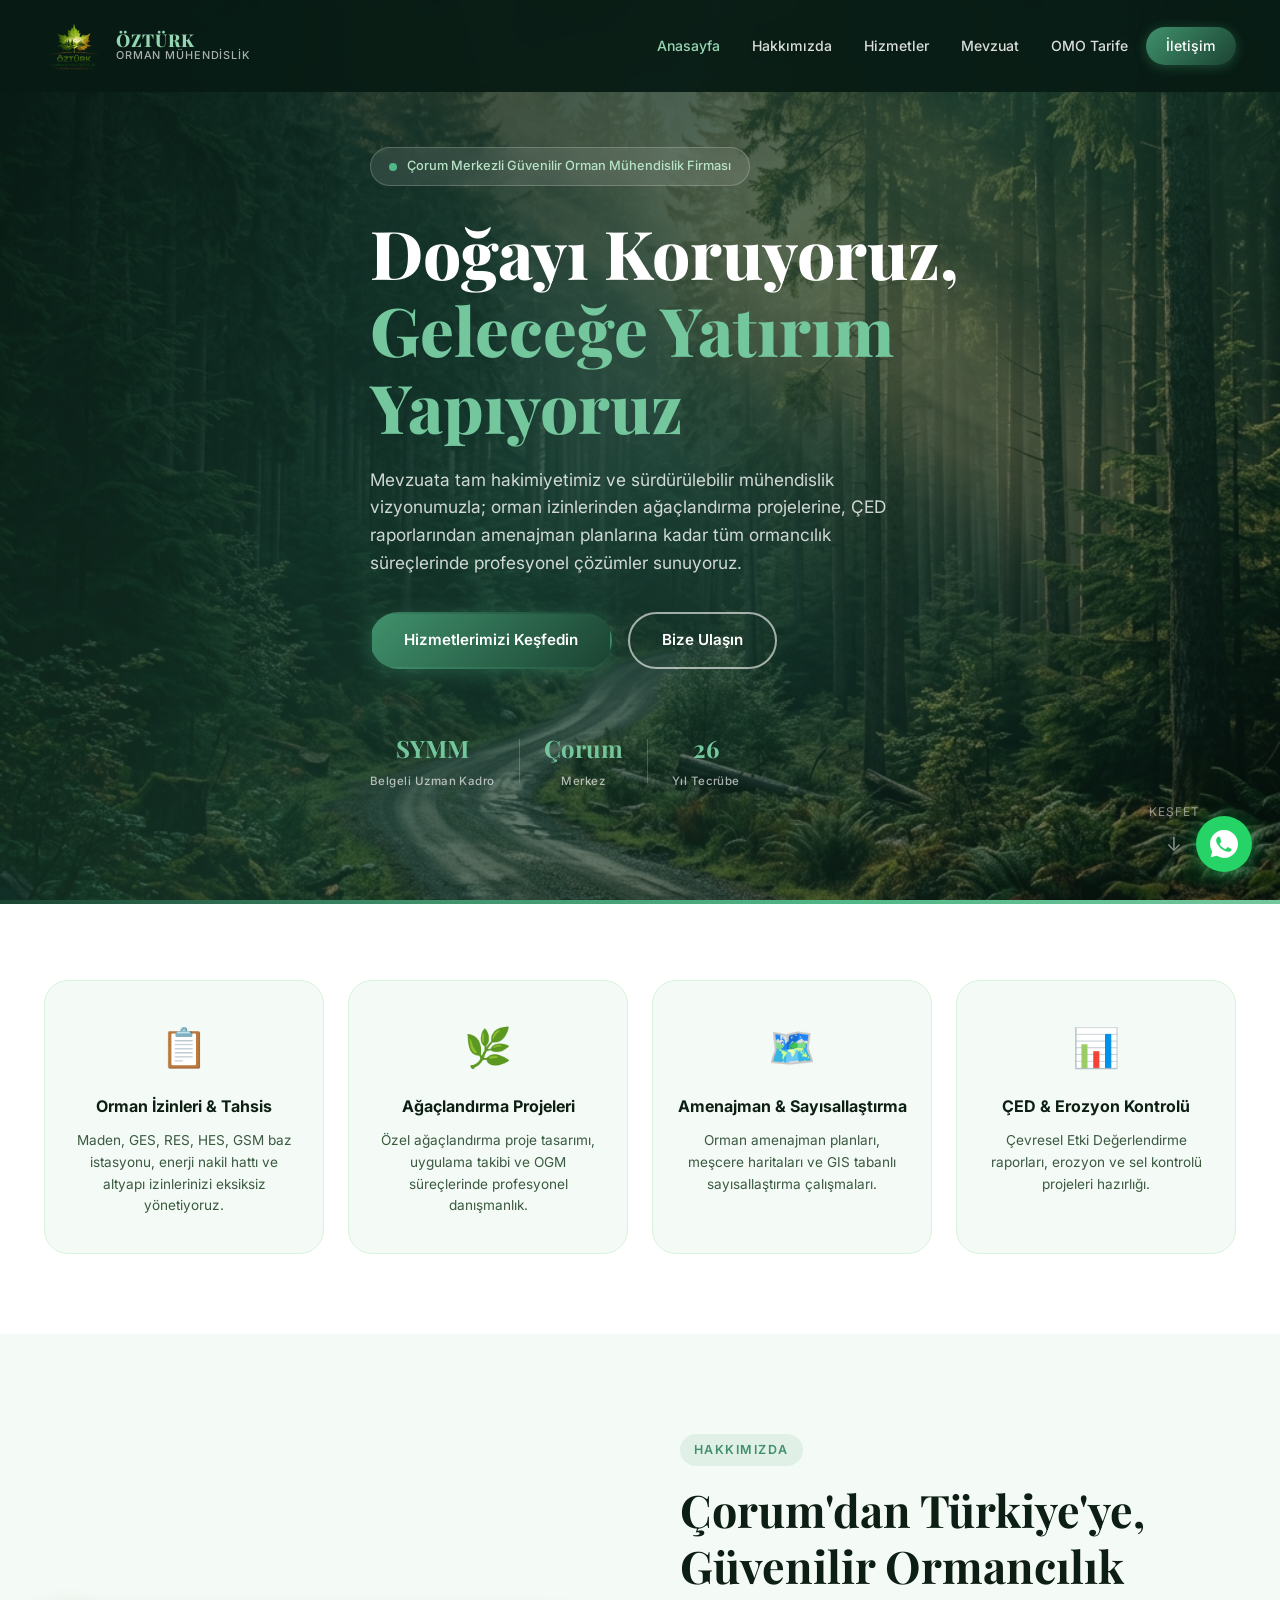
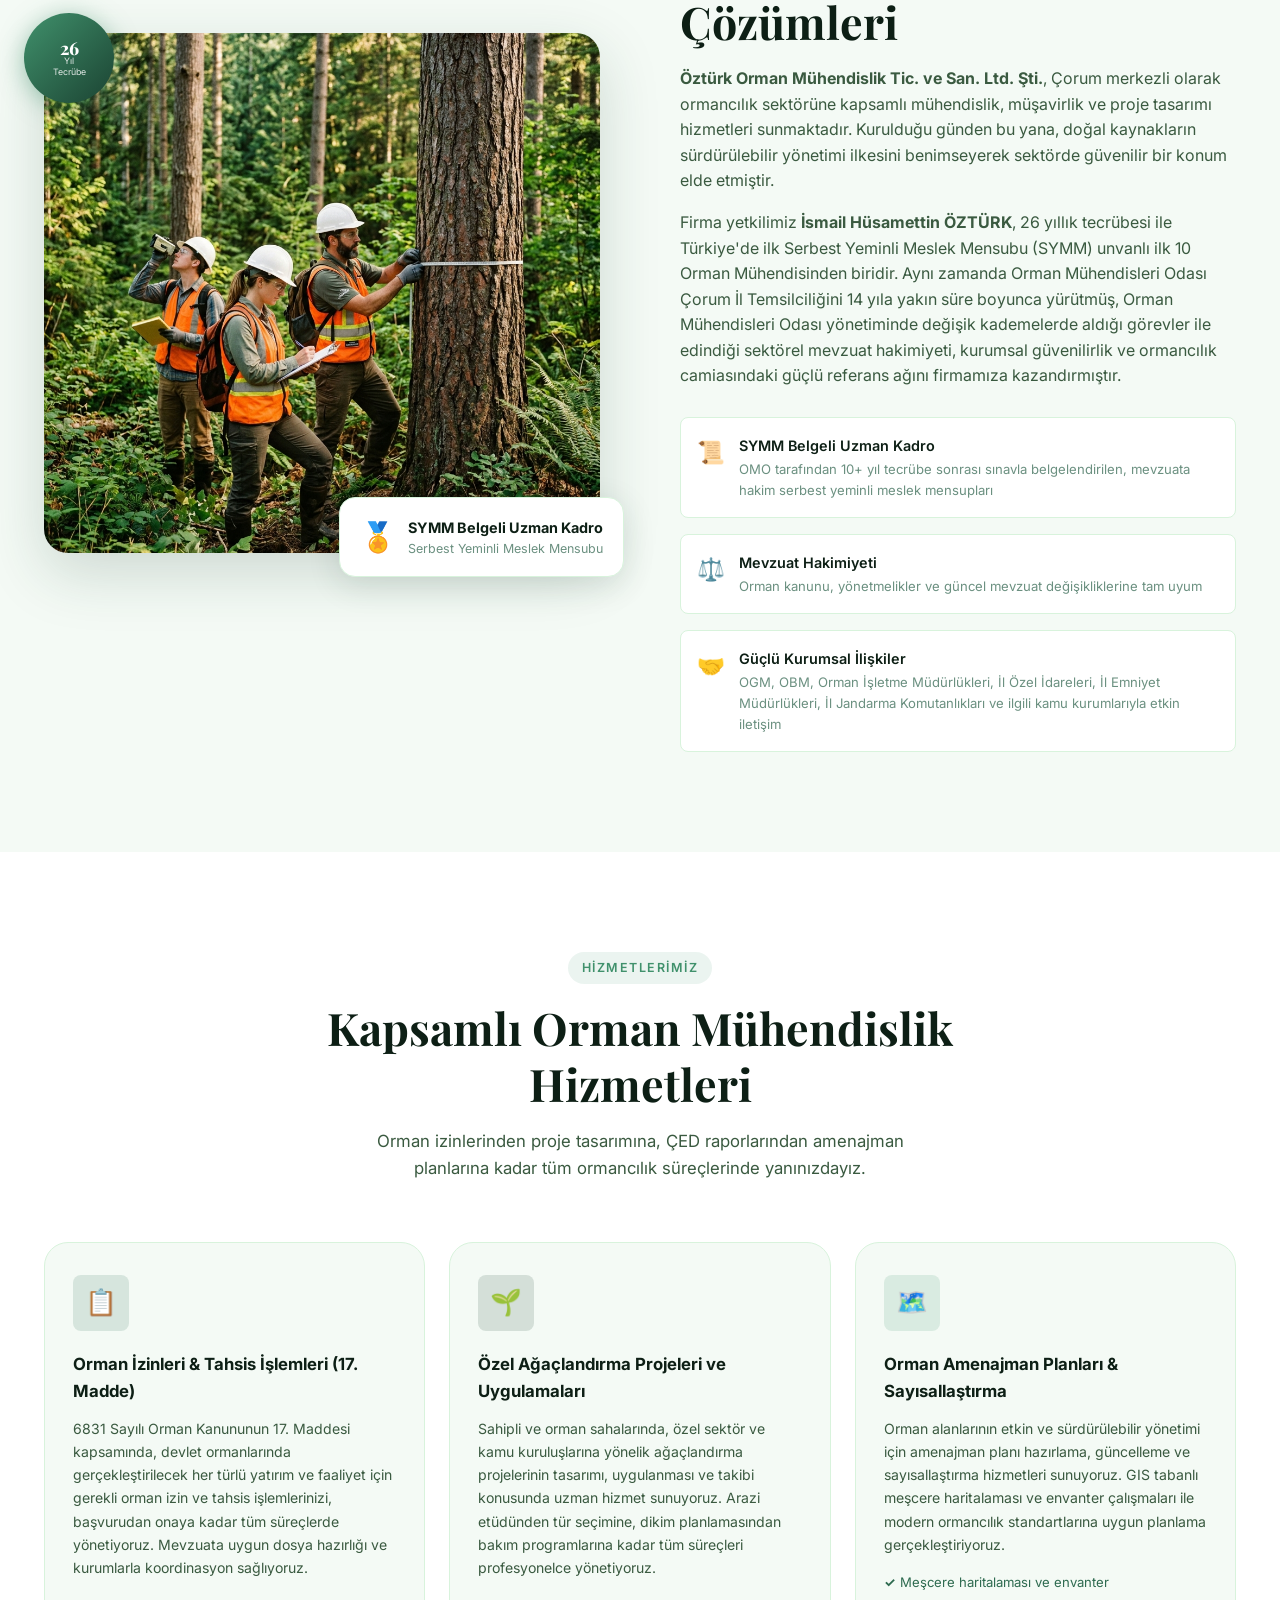
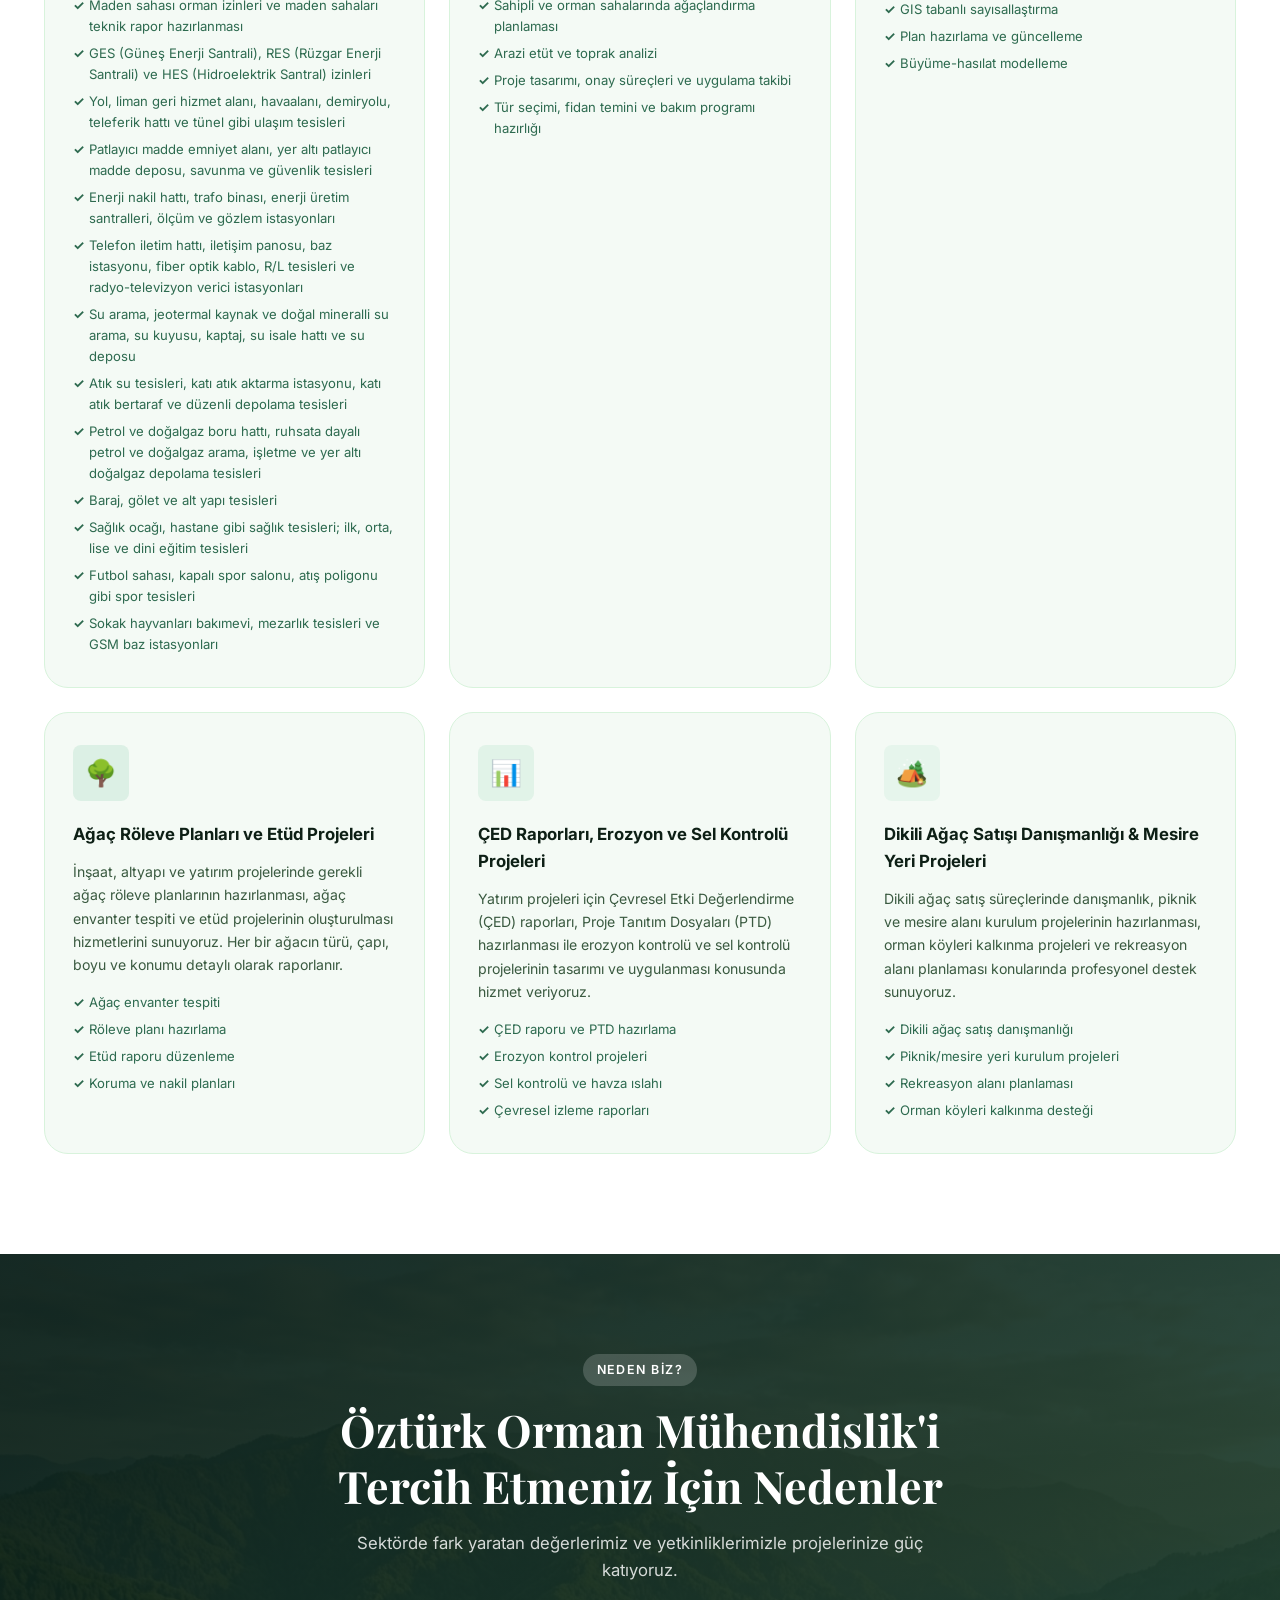
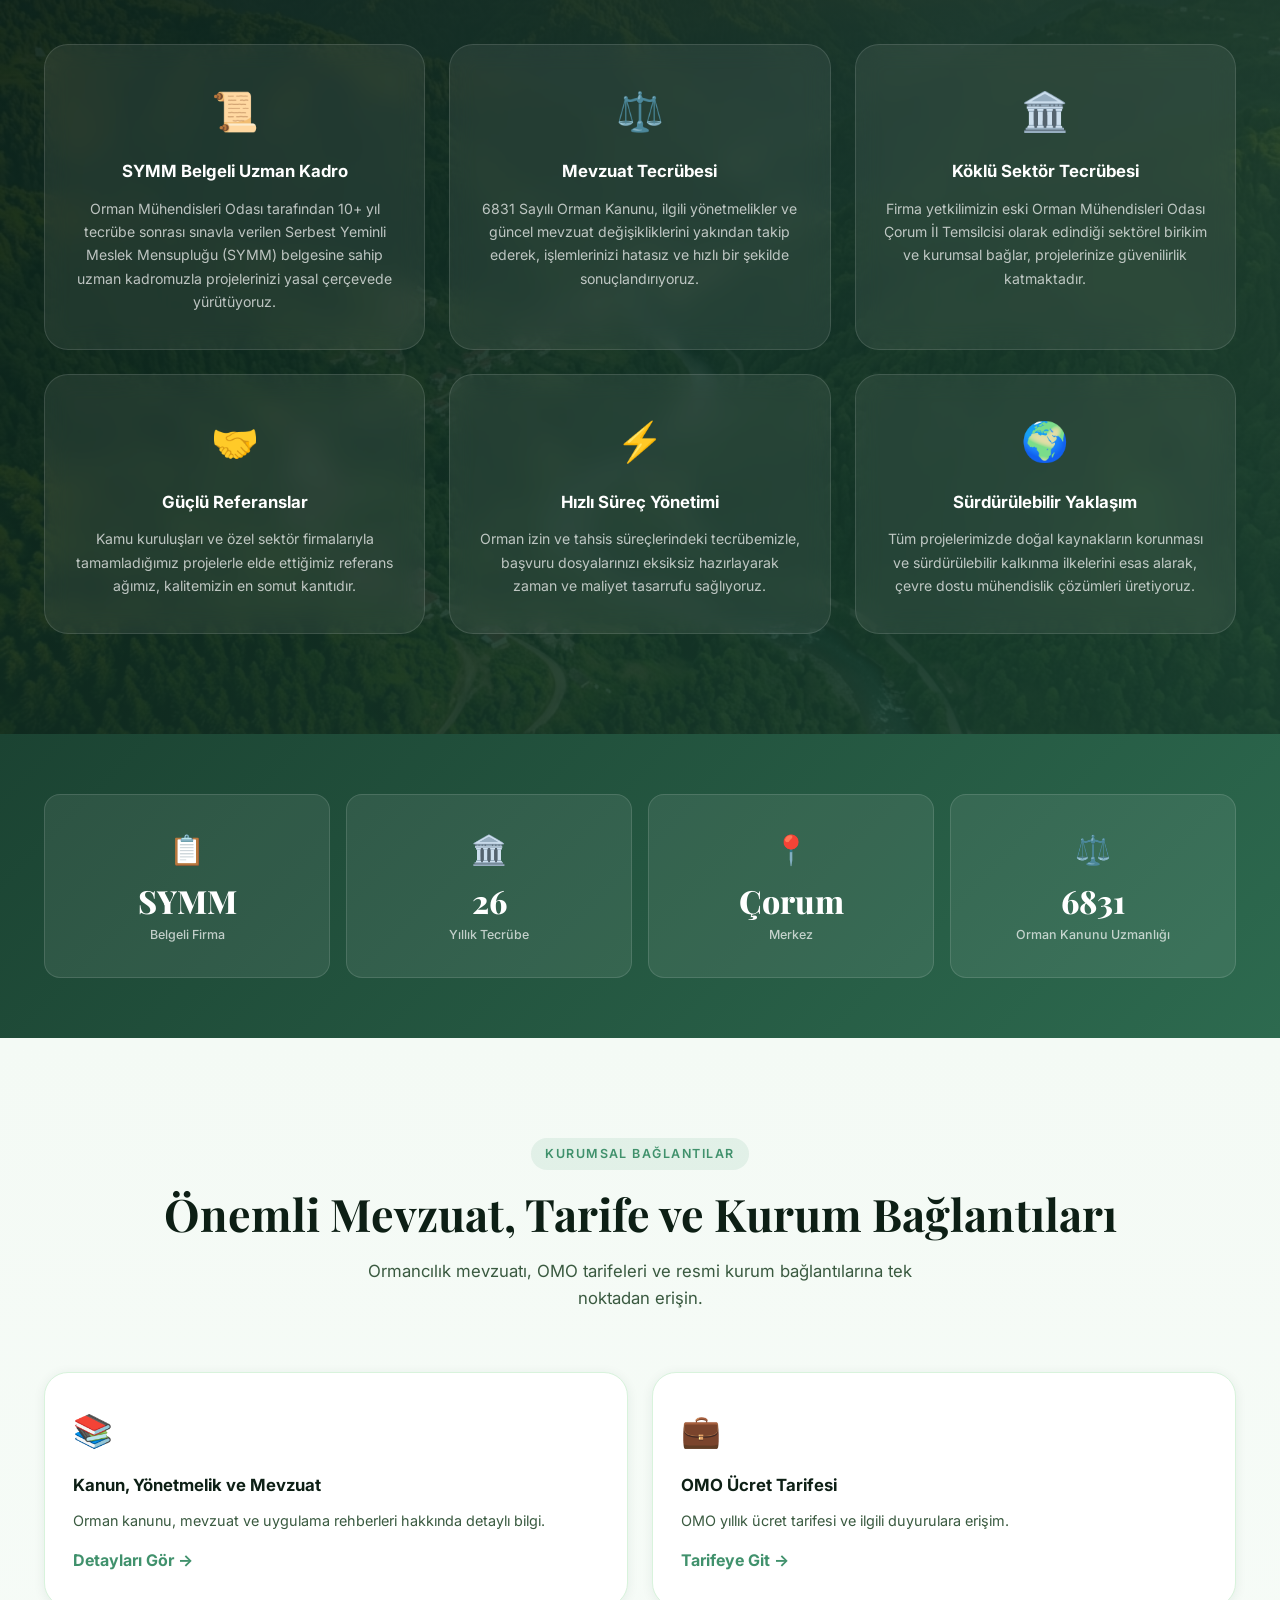
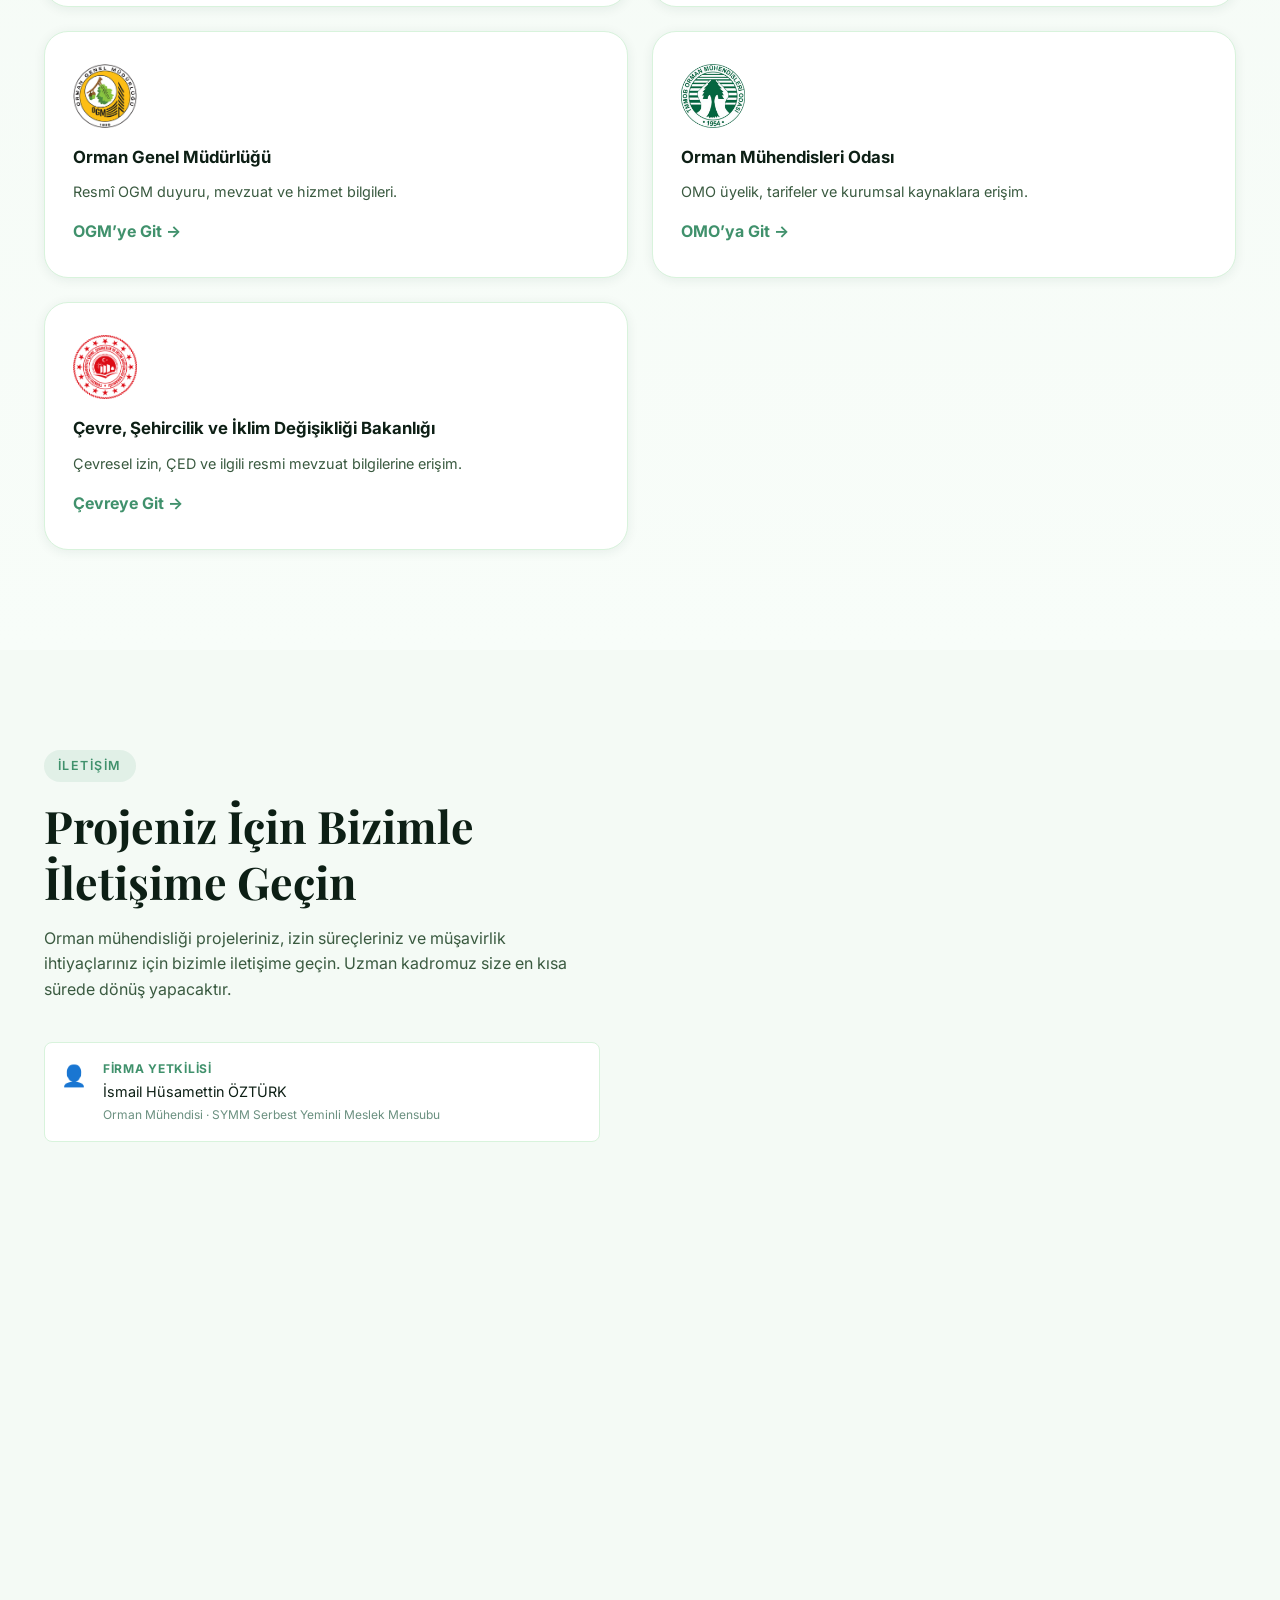
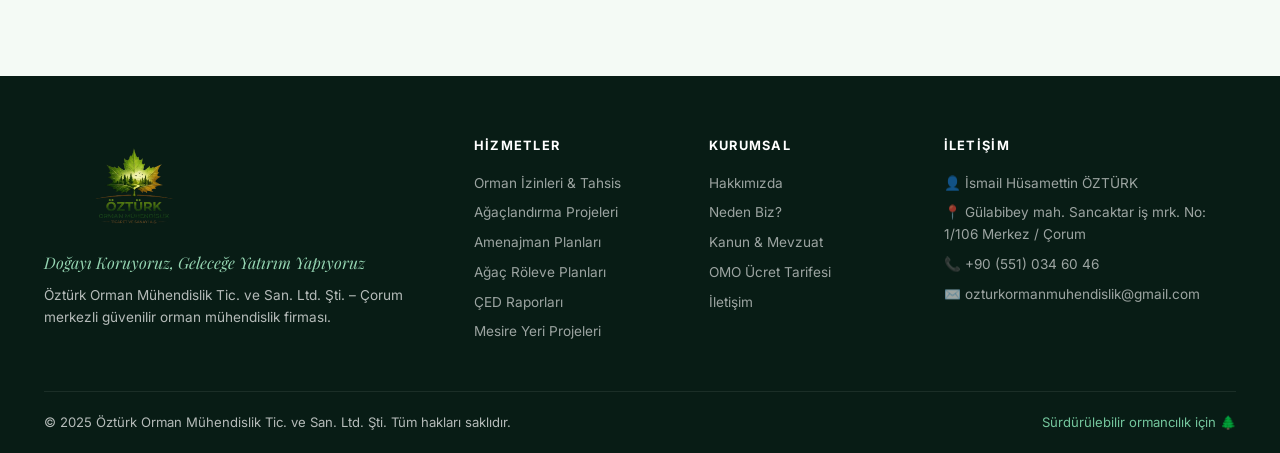
<file: index.html>
<!DOCTYPE html>
<html lang="tr">

<head>
  <meta charset="UTF-8" />
  <meta name="viewport" content="width=device-width, initial-scale=1.0" />
  <title>Öztürk Orman Mühendislik | Çorum – Orman İzinleri, Proje & Müşavirlik</title>
  <meta name="description"
    content="Öztürk Orman Mühendislik Tic. ve San. Ltd. Şti. – Çorum merkezli, SYMM belgeli uzman kadrosuyla orman izinleri, ağaçlandırma projeleri, amenajman planları, ÇED raporları ve müşavirlik hizmetleri sunan güvenilir orman mühendislik firması." />
  <meta name="keywords"
    content="orman mühendislik, orman izinleri, ağaçlandırma, amenajman planı, ÇED raporu, Çorum, GES izni, RES izni, maden izni, orman müşavirlik" />
  <meta name="robots" content="index, follow" />
  <meta property="og:title" content="Öztürk Orman Mühendislik | Çorum – Orman İzinleri, Proje & Müşavirlik" />
  <meta property="og:description"
    content="Öztürk Orman Mühendislik – Çorum merkezli, SYMM belgeli orman mühendislik firması. Orman izinleri, ağaçlandırma, ÇED ve müşavirlik." />
  <meta property="og:type" content="website" />
  <meta property="og:image" content="logo4.png" />
  <meta name="twitter:card" content="summary_large_image" />
  <meta name="twitter:title" content="Öztürk Orman Mühendislik | Çorum" />
  <meta name="twitter:description" content="Çorum merkezli, SYMM belgeli orman mühendislik firması." />
  <link rel="preconnect" href="https://fonts.googleapis.com" />
  <link rel="preconnect" href="https://fonts.gstatic.com" crossorigin />
  <link
    href="https://fonts.googleapis.com/css2?family=Inter:wght@300;400;500;600;700&family=Playfair+Display:wght@600;700;800&display=swap"
    rel="stylesheet" />
  <link rel="icon" type="image/png" sizes="64x64" href="logo4.png" />
  <link rel="stylesheet" href="style.css" />
</head>

<body>

  <!-- ===== NAVİGASYON ===== -->
  <header class="navbar" id="navbar">
    <div class="nav-container">
      <a href="#hero" class="logo">
        <img src="logo2.png" style="width: 60px; height: 60px;" alt="Öztürk Orman Mühendislik Logo">
        <div class="logo-text">
          <span class="logo-main">ÖZTÜRK</span>
          <span class="logo-sub">Orman Mühendislik</span>
        </div>
      </a>
      <nav class="nav-links" id="navLinks">
        <a href="index.html#hero" class="nav-link">Anasayfa</a>
        <a href="index.html#about" class="nav-link">Hakkımızda</a>
        <a href="index.html#services" class="nav-link">Hizmetler</a>
        <a href="mevzuat.html" class="nav-link">Mevzuat</a>
        <a href="omo-tarifesi.html" class="nav-link">OMO Tarife</a>
        <a href="index.html#contact" class="nav-link nav-cta">İletişim</a>
      </nav>
      <button class="hamburger" id="hamburger" aria-label="Menü">
        <span></span><span></span><span></span>
      </button>
    </div>
  </header>

  <!-- ===== HERO ===== -->
  <section class="hero" id="hero">
    <div class="hero-bg">
      <img src="forest_hero.png" alt="Orman manzarası – Öztürk Orman Mühendislik" class="hero-img" />
      <div class="hero-overlay"></div>
    </div>
    <div class="hero-content">
      <div class="hero-badge">
        <span class="badge-dot"></span>
        Çorum Merkezli Güvenilir Orman Mühendislik Firması
      </div>
      <h1 class="hero-title">
        Doğayı Koruyoruz,<br />
        <span class="hero-accent">Geleceğe Yatırım Yapıyoruz</span>
      </h1>
      <p class="hero-desc">
        Mevzuata tam hakimiyetimiz ve sürdürülebilir mühendislik vizyonumuzla; orman izinlerinden ağaçlandırma
        projelerine,
        ÇED raporlarından amenajman planlarına kadar tüm ormancılık süreçlerinde profesyonel çözümler sunuyoruz.
      </p>
      <div class="hero-actions">
        <a href="#services" class="btn btn-primary">Hizmetlerimizi Keşfedin</a>
        <a href="#contact" class="btn btn-outline">Bize Ulaşın</a>
      </div>
      <div class="hero-stats">
        <div class="hstat">
          <span class="hstat-num">SYMM</span>
          <span class="hstat-label">Belgeli Uzman Kadro</span>
        </div>
        <div class="hstat-divider"></div>
        <div class="hstat">
          <span class="hstat-num">Çorum</span>
          <span class="hstat-label">Merkez</span>
        </div>
        <div class="hstat-divider"></div>
        <div class="hstat">
          <span class="hstat-num">26</span>
          <span class="hstat-label">Yıl Tecrübe</span>
        </div>
      </div>
    </div>
    <div class="hero-scroll">
      <span>Keşfet</span>
      <div class="scroll-arrow">↓</div>
    </div>
  </section>

  <!-- ===== ÖNE ÇIKAN HİZMETLER (Kısa Özetler) ===== -->
  <section class="highlights" id="highlights">
    <div class="container">
      <div class="highlights-grid">
        <div class="highlight-card" id="hl-1">
          <div class="highlight-icon">📋</div>
          <h3 class="highlight-title">Orman İzinleri & Tahsis</h3>
          <p class="highlight-desc">Maden, GES, RES, HES, GSM baz istasyonu, enerji nakil hattı ve altyapı izinlerinizi
            eksiksiz yönetiyoruz.</p>
        </div>
        <div class="highlight-card" id="hl-2">
          <div class="highlight-icon">🌿</div>
          <h3 class="highlight-title">Ağaçlandırma Projeleri</h3>
          <p class="highlight-desc">Özel ağaçlandırma proje tasarımı, uygulama takibi ve OGM süreçlerinde profesyonel
            danışmanlık.</p>
        </div>
        <div class="highlight-card" id="hl-3">
          <div class="highlight-icon">🗺️</div>
          <h3 class="highlight-title">Amenajman & Sayısallaştırma</h3>
          <p class="highlight-desc">Orman amenajman planları, meşcere haritaları ve GIS tabanlı sayısallaştırma
            çalışmaları.</p>
        </div>
        <div class="highlight-card" id="hl-4">
          <div class="highlight-icon">📊</div>
          <h3 class="highlight-title">ÇED & Erozyon Kontrolü</h3>
          <p class="highlight-desc">Çevresel Etki Değerlendirme raporları, erozyon ve sel kontrolü projeleri hazırlığı.
          </p>
        </div>
      </div>
    </div>
  </section>

  <!-- ===== HAKKIMIZDA ===== -->
  <section class="about" id="about">
    <div class="container">
      <div class="about-grid">
        <div class="about-image-wrap">
          <img src="team_work.png" alt="Öztürk Orman Mühendislik – Saha çalışması" class="about-img" loading="lazy" />
          <div class="about-badge-card">
            <div class="abc-icon">🏅</div>
            <div>
              <div class="abc-title">SYMM Belgeli Uzman Kadro</div>
              <div class="abc-sub">Serbest Yeminli Meslek Mensubu</div>
            </div>
          </div>
          <div class="about-exp-circle">
            <span class="exp-num">26</span>
            <span class="exp-text">Yıl<br />Tecrübe</span>
          </div>
        </div>
        <div class="about-content">
          <div class="section-tag">Hakkımızda</div>
          <h2 class="section-title">Çorum'dan Türkiye'ye,<br />Güvenilir Ormancılık Çözümleri</h2>
          <p class="about-desc">
            <strong>Öztürk Orman Mühendislik Tic. ve San. Ltd. Şti.</strong>, Çorum merkezli olarak ormancılık sektörüne
            kapsamlı mühendislik, müşavirlik ve proje tasarımı hizmetleri sunmaktadır. Kurulduğu günden bu yana,
            doğal kaynakların sürdürülebilir yönetimi ilkesini benimseyerek sektörde güvenilir bir konum elde etmiştir.
          </p>
          <p class="about-desc">
            Firma yetkilimiz <strong>İsmail Hüsamettin ÖZTÜRK</strong>, 26 yıllık tecrübesi ile Türkiye'de ilk
            Serbest Yeminli Meslek Mensubu (SYMM) unvanlı ilk 10 Orman Mühendisinden biridir. Aynı zamanda
            Orman Mühendisleri Odası Çorum İl Temsilciliğini 14 yıla yakın süre boyunca yürütmüş, Orman
            Mühendisleri Odası yönetiminde değişik kademelerde aldığı görevler ile edindiği sektörel mevzuat
            hakimiyeti, kurumsal güvenilirlik ve ormancılık camiasındaki güçlü referans ağını firmamıza
            kazandırmıştır.
          </p>
          <div class="about-features">
            <div class="feat-item">
              <div class="feat-icon">📜</div>
              <div>
                <div class="feat-title">SYMM Belgeli Uzman Kadro</div>
                <div class="feat-desc">OMO tarafından 10+ yıl tecrübe sonrası sınavla belgelendirilen, mevzuata hakim
                  serbest yeminli meslek mensupları</div>
              </div>
            </div>
            <div class="feat-item">
              <div class="feat-icon">⚖️</div>
              <div>
                <div class="feat-title">Mevzuat Hakimiyeti</div>
                <div class="feat-desc">Orman kanunu, yönetmelikler ve güncel mevzuat değişikliklerine tam uyum</div>
              </div>
            </div>
            <div class="feat-item">
              <div class="feat-icon">🤝</div>
              <div>
                <div class="feat-title">Güçlü Kurumsal İlişkiler</div>
                <div class="feat-desc">OGM, OBM, Orman İşletme Müdürlükleri, İl Özel İdareleri, İl Emniyet Müdürlükleri,
                  İl Jandarma Komutanlıkları ve ilgili kamu kurumlarıyla etkin iletişim</div>
              </div>
            </div>
          </div>
        </div>
      </div>
    </div>
  </section>

  <!-- ===== HİZMETLER ===== -->
  <section class="services" id="services">
    <div class="container">
      <div class="section-header">
        <div class="section-tag">Hizmetlerimiz</div>
        <h2 class="section-title">Kapsamlı Orman Mühendislik<br />Hizmetleri</h2>
        <p class="section-desc">Orman izinlerinden proje tasarımına, ÇED raporlarından amenajman planlarına kadar tüm
          ormancılık süreçlerinde yanınızdayız.</p>
      </div>
      <div class="services-grid">

        <div class="service-card" id="serv-1">
          <div class="service-icon-wrap" style="--c:#2d6a4f">📋</div>
          <h3 class="service-title">Orman İzinleri & Tahsis İşlemleri (17. Madde)</h3>
          <p class="service-desc">6831 Sayılı Orman Kanununun 17. Maddesi kapsamında, devlet ormanlarında
            gerçekleştirilecek her türlü yatırım ve faaliyet için gerekli orman izin ve tahsis işlemlerinizi,
            başvurudan onaya kadar tüm süreçlerde yönetiyoruz. Mevzuata uygun dosya hazırlığı ve kurumlarla
            koordinasyon sağlıyoruz.</p>
          <ul class="service-list">
            <li>Maden sahası orman izinleri ve maden sahaları teknik rapor hazırlanması</li>
            <li>GES (Güneş Enerji Santrali), RES (Rüzgar Enerji Santrali) ve HES (Hidroelektrik Santral) izinleri</li>
            <li>Yol, liman geri hizmet alanı, havaalanı, demiryolu, teleferik hattı ve tünel gibi ulaşım tesisleri</li>
            <li>Patlayıcı madde emniyet alanı, yer altı patlayıcı madde deposu, savunma ve güvenlik tesisleri</li>
            <li>Enerji nakil hattı, trafo binası, enerji üretim santralleri, ölçüm ve gözlem istasyonları</li>
            <li>Telefon iletim hattı, iletişim panosu, baz istasyonu, fiber optik kablo, R/L tesisleri ve
              radyo-televizyon verici istasyonları</li>
            <li>Su arama, jeotermal kaynak ve doğal mineralli su arama, su kuyusu, kaptaj, su isale hattı ve su deposu
            </li>
            <li>Atık su tesisleri, katı atık aktarma istasyonu, katı atık bertaraf ve düzenli depolama tesisleri</li>
            <li>Petrol ve doğalgaz boru hattı, ruhsata dayalı petrol ve doğalgaz arama, işletme ve yer altı doğalgaz
              depolama tesisleri</li>
            <li>Baraj, gölet ve alt yapı tesisleri</li>
            <li>Sağlık ocağı, hastane gibi sağlık tesisleri; ilk, orta, lise ve dini eğitim tesisleri</li>
            <li>Futbol sahası, kapalı spor salonu, atış poligonu gibi spor tesisleri</li>
            <li>Sokak hayvanları bakımevi, mezarlık tesisleri ve GSM baz istasyonları</li>
          </ul>
        </div>

        <div class="service-card" id="serv-2">
          <div class="service-icon-wrap" style="--c:#1b4332">🌱</div>
          <h3 class="service-title">Özel Ağaçlandırma Projeleri ve Uygulamaları</h3>
          <p class="service-desc">Sahipli ve orman sahalarında, özel sektör ve kamu kuruluşlarına yönelik ağaçlandırma
            projelerinin tasarımı, uygulanması ve takibi konusunda uzman hizmet sunuyoruz. Arazi etüdünden tür seçimine,
            dikim planlamasından bakım programlarına kadar tüm süreçleri profesyonelce yönetiyoruz.</p>
          <ul class="service-list">
            <li>Sahipli ve orman sahalarında ağaçlandırma planlaması</li>
            <li>Arazi etüt ve toprak analizi</li>
            <li>Proje tasarımı, onay süreçleri ve uygulama takibi</li>
            <li>Tür seçimi, fidan temini ve bakım programı hazırlığı</li>
          </ul>
        </div>

        <div class="service-card" id="serv-3">
          <div class="service-icon-wrap" style="--c:#40916c">🗺️</div>
          <h3 class="service-title">Orman Amenajman Planları & Sayısallaştırma</h3>
          <p class="service-desc">Orman alanlarının etkin ve sürdürülebilir yönetimi için amenajman planı hazırlama,
            güncelleme ve sayısallaştırma hizmetleri sunuyoruz. GIS tabanlı meşcere haritalaması ve envanter çalışmaları
            ile modern ormancılık standartlarına uygun planlama gerçekleştiriyoruz.</p>
          <ul class="service-list">
            <li>Meşcere haritalaması ve envanter</li>
            <li>GIS tabanlı sayısallaştırma</li>
            <li>Plan hazırlama ve güncelleme</li>
            <li>Büyüme-hasılat modelleme</li>
          </ul>
        </div>

        <div class="service-card" id="serv-4">
          <div class="service-icon-wrap" style="--c:#52b788">🌳</div>
          <h3 class="service-title">Ağaç Röleve Planları ve Etüd Projeleri</h3>
          <p class="service-desc">İnşaat, altyapı ve yatırım projelerinde gerekli ağaç röleve planlarının hazırlanması,
            ağaç envanter tespiti ve etüd projelerinin oluşturulması hizmetlerini sunuyoruz. Her bir ağacın türü, çapı,
            boyu ve konumu detaylı olarak raporlanır.</p>
          <ul class="service-list">
            <li>Ağaç envanter tespiti</li>
            <li>Röleve planı hazırlama</li>
            <li>Etüd raporu düzenleme</li>
            <li>Koruma ve nakil planları</li>
          </ul>
        </div>

        <div class="service-card" id="serv-5">
          <div class="service-icon-wrap" style="--c:#74c69d">📊</div>
          <h3 class="service-title">ÇED Raporları, Erozyon ve Sel Kontrolü Projeleri</h3>
          <p class="service-desc">Yatırım projeleri için Çevresel Etki Değerlendirme (ÇED) raporları, Proje Tanıtım
            Dosyaları (PTD) hazırlanması ile erozyon kontrolü ve sel kontrolü projelerinin tasarımı ve uygulanması
            konusunda hizmet veriyoruz.</p>
          <ul class="service-list">
            <li>ÇED raporu ve PTD hazırlama</li>
            <li>Erozyon kontrol projeleri</li>
            <li>Sel kontrolü ve havza ıslahı</li>
            <li>Çevresel izleme raporları</li>
          </ul>
        </div>

        <div class="service-card" id="serv-6">
          <div class="service-icon-wrap" style="--c:#95d5b2">🏕️</div>
          <h3 class="service-title">Dikili Ağaç Satışı Danışmanlığı & Mesire Yeri Projeleri</h3>
          <p class="service-desc">Dikili ağaç satış süreçlerinde danışmanlık, piknik ve mesire alanı kurulum
            projelerinin hazırlanması, orman köyleri kalkınma projeleri ve rekreasyon alanı planlaması konularında
            profesyonel destek sunuyoruz.</p>
          <ul class="service-list">
            <li>Dikili ağaç satış danışmanlığı</li>
            <li>Piknik/mesire yeri kurulum projeleri</li>
            <li>Rekreasyon alanı planlaması</li>
            <li>Orman köyleri kalkınma desteği</li>
          </ul>
        </div>

      </div>
    </div>
  </section>

  <!-- ===== NEDEN BİZ? ===== -->
  <section class="why-us" id="why-us">
    <div class="why-us-bg">
      <img src="forest_aerial.png" alt="Orman kuş bakışı" class="why-us-bg-img" loading="lazy" />
      <div class="why-us-overlay"></div>
    </div>
    <div class="container">
      <div class="section-header light">
        <div class="section-tag light">Neden Biz?</div>
        <h2 class="section-title">Öztürk Orman Mühendislik'i<br />Tercih Etmeniz İçin Nedenler</h2>
        <p class="section-desc light">Sektörde fark yaratan değerlerimiz ve yetkinliklerimizle projelerinize güç
          katıyoruz.</p>
      </div>
      <div class="why-us-grid">
        <div class="why-card" id="why-1">
          <div class="why-icon">📜</div>
          <h3 class="why-title">SYMM Belgeli Uzman Kadro</h3>
          <p class="why-desc">Orman Mühendisleri Odası tarafından 10+ yıl tecrübe sonrası sınavla verilen Serbest
            Yeminli Meslek Mensupluğu (SYMM) belgesine sahip uzman kadromuzla projelerinizi yasal çerçevede yürütüyoruz.
          </p>
        </div>
        <div class="why-card" id="why-2">
          <div class="why-icon">⚖️</div>
          <h3 class="why-title">Mevzuat Tecrübesi</h3>
          <p class="why-desc">6831 Sayılı Orman Kanunu, ilgili yönetmelikler ve güncel mevzuat değişikliklerini yakından
            takip ederek, işlemlerinizi hatasız ve hızlı bir şekilde sonuçlandırıyoruz.</p>
        </div>
        <div class="why-card" id="why-3">
          <div class="why-icon">🏛️</div>
          <h3 class="why-title">Köklü Sektör Tecrübesi</h3>
          <p class="why-desc">Firma yetkilimizin eski Orman Mühendisleri Odası Çorum İl Temsilcisi olarak edindiği
            sektörel birikim ve kurumsal bağlar, projelerinize güvenilirlik katmaktadır.</p>
        </div>
        <div class="why-card" id="why-4">
          <div class="why-icon">🤝</div>
          <h3 class="why-title">Güçlü Referanslar</h3>
          <p class="why-desc">Kamu kuruluşları ve özel sektör firmalarıyla tamamladığımız projelerle elde ettiğimiz
            referans ağımız, kalitemizin en somut kanıtıdır.</p>
        </div>
        <div class="why-card" id="why-5">
          <div class="why-icon">⚡</div>
          <h3 class="why-title">Hızlı Süreç Yönetimi</h3>
          <p class="why-desc">Orman izin ve tahsis süreçlerindeki tecrübemizle, başvuru dosyalarınızı eksiksiz
            hazırlayarak zaman ve maliyet tasarrufu sağlıyoruz.</p>
        </div>
        <div class="why-card" id="why-6">
          <div class="why-icon">🌍</div>
          <h3 class="why-title">Sürdürülebilir Yaklaşım</h3>
          <p class="why-desc">Tüm projelerimizde doğal kaynakların korunması ve sürdürülebilir kalkınma ilkelerini esas
            alarak, çevre dostu mühendislik çözümleri üretiyoruz.</p>
        </div>
      </div>
    </div>
  </section>

  <!-- ===== İSTATİSTİKLER ===== -->
  <section class="stats" id="stats">
    <div class="container">
      <div class="stats-grid">
        <div class="stat-card" id="stat-1">
          <div class="stat-icon">📋</div>
          <div class="stat-num" data-target="0">SYMM</div>
          <div class="stat-label">Belgeli Firma</div>
        </div>
        <div class="stat-card" id="stat-2">
          <div class="stat-icon">🏛️</div>
          <div class="stat-num" data-target="0">26</div>
          <div class="stat-label">Yıllık Tecrübe</div>
        </div>
        <div class="stat-card" id="stat-3">
          <div class="stat-icon">📍</div>
          <div class="stat-num" data-target="0">Çorum</div>
          <div class="stat-label">Merkez</div>
        </div>
        <div class="stat-card" id="stat-4">
          <div class="stat-icon">⚖️</div>
          <div class="stat-num" data-target="0">6831</div>
          <div class="stat-label">Orman Kanunu Uzmanlığı</div>
        </div>
      </div>
    </div>
  </section>

  <!-- ===== KURUMSAL BAĞLANTILAR ===== -->
  <section class="info-links" id="resources">
    <div class="container">
      <div class="section-header">
        <div class="section-tag">Kurumsal Bağlantılar</div>
        <h2 class="section-title">Önemli Mevzuat, Tarife ve Kurum Bağlantıları</h2>
        <p class="section-desc">Ormancılık mevzuatı, OMO tarifeleri ve resmi kurum bağlantılarına tek noktadan erişin.
        </p>
      </div>
      <div class="info-link-grid">
        <a class="info-link-card" href="mevzuat.html">
          <div class="info-link-icon">📚</div>
          <h3>Kanun, Yönetmelik ve Mevzuat</h3>
          <p>Orman kanunu, mevzuat ve uygulama rehberleri hakkında detaylı bilgi.</p>
          <span>Detayları Gör →</span>
        </a>
        <a class="info-link-card" href="omo-tarifesi.html">
          <div class="info-link-icon">💼</div>
          <h3>OMO Ücret Tarifesi</h3>
          <p>OMO yıllık ücret tarifesi ve ilgili duyurulara erişim.</p>
          <span>Tarifeye Git →</span>
        </a>
        <a class="info-link-card" href="https://www.ogm.gov.tr" target="_blank" rel="noopener noreferrer">
          <div class="info-link-icon"><img src="ogm.png" alt="Orman Genel Müdürlüğü Logosu"
              style="width: 64px; height: 64px;"></div>
          <h3>Orman Genel Müdürlüğü</h3>
          <p>Resmî OGM duyuru, mevzuat ve hizmet bilgileri.</p>
          <span>OGM’ye Git →</span>
        </a>
        <a class="info-link-card" href="https://www.ormanmuhendisleriodasi.org.tr" target="_blank"
          rel="noopener noreferrer">
          <div class="info-link-icon"><img src="omologo.png " alt="Orman Mühendisleri Odası Logosu"
              style="width: 64px; height: 64px;"></div>
          <h3>Orman Mühendisleri Odası</h3>
          <p>OMO üyelik, tarifeler ve kurumsal kaynaklara erişim.</p>
          <span>OMO’ya Git →</span>
        </a>
        <a class="info-link-card" href="https://www.csb.gov.tr" target="_blank" rel="noopener noreferrer">
          <div class="info-link-icon"><img src="cgblogo.png"
              alt="Çevre, Şehircilik ve İklim Değişikliği Bakanlığı Logosu" style="width: 64px; height: 64px;"></div>
          <h3>Çevre, Şehircilik ve İklim Değişikliği Bakanlığı</h3>
          <p>Çevresel izin, ÇED ve ilgili resmi mevzuat bilgilerine erişim.</p>
          <span>Çevreye Git →</span>
        </a>
      </div>
    </div>
  </section>

  <!-- ===== İLETİŞİM ===== -->
  <section class="contact" id="contact">
    <div class="container">
      <div class="contact-grid">
        <div class="contact-info">
          <div class="section-tag">İletişim</div>
          <h2 class="section-title">Projeniz İçin Bizimle<br />İletişime Geçin</h2>
          <p class="contact-desc">Orman mühendisliği projeleriniz, izin süreçleriniz ve müşavirlik ihtiyaçlarınız için
            bizimle iletişime geçin. Uzman kadromuz size en kısa sürede dönüş yapacaktır.</p>
          <div class="contact-items">
            <div class="ci-item" id="ci-rep">
              <div class="ci-icon">👤</div>
              <div>
                <div class="ci-title">Firma Yetkilisi</div>
                <div class="ci-value">İsmail Hüsamettin ÖZTÜRK<br />
                  <small style="color:var(--text-muted);">Orman Mühendisi · SYMM Serbest Yeminli Meslek Mensubu</small>
                </div>
              </div>
            </div>
            <div class="ci-item" id="ci-address">
              <div class="ci-icon">📍</div>
              <div>
                <div class="ci-title">Adres</div>
                <div class="ci-value">Gülabibey mah. Sancaktar iş mrk. No: 1/106<br />Merkez / Çorum
                </div>
              </div>
            </div>
            <div class="ci-item" id="ci-phone">
              <div class="ci-icon">📞</div>
              <div>
                <div class="ci-title">Telefon</div>
                <div class="ci-value">+90 (5XX) XXX XX XX</div>
              </div>
            </div>
            <div class="ci-item" id="ci-email">
              <div class="ci-icon">✉️</div>
              <div>
                <div class="ci-title">E-posta</div>
                <div class="ci-value">ozturkormanmuhendislik@gmail.com</div>
              </div>
            </div>
            <div class="ci-item" id="ci-hours">
              <div class="ci-icon">🕐</div>
              <div>
                <div class="ci-title">Çalışma Saatleri</div>
                <div class="ci-value">Pazartesi – Cuma: 08:30 – 17:30<br />Cumartesi: 09:00 – 13:00</div>
              </div>
            </div>
          </div>
        </div>
        <div class="contact-form-wrap">
          <form class="contact-form" id="contactForm" action="mail-gonder.php" method="POST">
            <h3 class="form-title">Bize Yazın</h3>
            <div class="form-group">
              <label for="fullname">Ad Soyad</label>
              <input type="text" id="fullname" name="fullname" placeholder="Adınız Soyadınız" required />
            </div>
            <div class="form-row">
              <div class="form-group">
                <label for="phone">Telefon</label>
                <input type="tel" id="phone" name="phone" placeholder="+90 551 034 60 46" required />
              </div>
              <div class="form-group">
                <label for="email">E-posta</label>
                <input type="email" id="email" name="email" placeholder="E-posta Adresiniz" required />
              </div>
            </div>
            <div class="form-group">
              <label for="subject">Hizmet Konusu</label>
              <select id="subject" name="subject">
                <option value="">Hizmet seçin...</option>
                <option>Orman İzinleri & Tahsis İşlemleri</option>
                <option>Özel Ağaçlandırma Projeleri</option>
                <option>Orman Amenajman Planları & Sayısallaştırma</option>
                <option>Ağaç Röleve Planları ve Etüd Projeleri</option>
                <option>ÇED Raporları & Erozyon Kontrolü</option>
                <option>Dikili Ağaç Satışı Danışmanlığı</option>
                <option>Piknik/Mesire Yeri Kurulum Projeleri</option>
                <option>Diğer</option>
              </select>
            </div>
            <div class="form-group">
              <label for="message">Mesajınız</label>
              <textarea id="message" name="message" rows="5"
                placeholder="Projeniz hakkında kısa bilgi veriniz..."></textarea>
            </div>
            <button type="submit" class="btn btn-primary btn-full" id="submitBtn">
              Mesajı Gönder →
            </button>
            <div class="form-success" id="formSuccess" style="display:none;">
              ✅ Mesajınız alındı! En kısa sürede dönüş yapacağız.
            </div>
          </form>
        </div>
      </div>
    </div>
  </section>

  <!-- ===== FOOTER ===== -->
  <footer class="footer">
    <div class="container">
      <div class="footer-grid">
        <div class="footer-brand">
          <div class="logo">
            <!--<div class="logo-icon">🌲</div>-->
            <div class="logo-text">
              <!--<span class="logo-main">ÖZTÜRK</span>
              <span class="logo-sub">Orman Mühendislik</span>-->
              <img src="logo2.png" alt="Öztürk Orman Mühendislik Logosu" style="width: 180px; height: auto;">
            </div>
          </div>
          <p class="footer-tagline">Doğayı Koruyoruz, Geleceğe Yatırım Yapıyoruz</p>
          <p class="footer-desc">Öztürk Orman Mühendislik Tic. ve San. Ltd. Şti. – Çorum merkezli güvenilir orman
            mühendislik firması.</p>
        </div>
        <div class="footer-col">
          <h4 class="footer-heading">Hizmetler</h4>
          <ul class="footer-links">
            <li><a href="index.html#services">Orman İzinleri & Tahsis</a></li>
            <li><a href="index.html#services">Ağaçlandırma Projeleri</a></li>
            <li><a href="index.html#services">Amenajman Planları</a></li>
            <li><a href="index.html#services">Ağaç Röleve Planları</a></li>
            <li><a href="index.html#services">ÇED Raporları</a></li>
            <li><a href="index.html#services">Mesire Yeri Projeleri</a></li>
          </ul>
        </div>
        <div class="footer-col">
          <h4 class="footer-heading">Kurumsal</h4>
          <ul class="footer-links">
            <li><a href="index.html#about">Hakkımızda</a></li>
            <li><a href="index.html#why-us">Neden Biz?</a></li>
            <li><a href="mevzuat.html">Kanun & Mevzuat</a></li>
            <li><a href="omo-tarifesi.html">OMO Ücret Tarifesi</a></li>
            <li><a href="index.html#contact">İletişim</a></li>
          </ul>
        </div>
        <div class="footer-col">
          <h4 class="footer-heading">İletişim</h4>
          <ul class="footer-links">
            <li>👤 İsmail Hüsamettin ÖZTÜRK</li>
            <li>📍 Gülabibey mah. Sancaktar iş mrk. No: 1/106 Merkez / Çorum</li>
            <li>📞 +90 (551) 034 60 46</li>
            <li>✉️ ozturkormanmuhendislik@gmail.com</li>
          </ul>
        </div>
      </div>
      <div class="footer-bottom">
        <p>© 2025 Öztürk Orman Mühendislik Tic. ve San. Ltd. Şti. Tüm hakları saklıdır.</p>
        <p class="footer-credit">Sürdürülebilir ormancılık için 🌲</p>
      </div>
    </div>
  </footer>

  <!-- WhatsApp Floating Button -->
  <a href="https://wa.me/905510346046" target="_blank" rel="noopener noreferrer" class="whatsapp-float"
    aria-label="WhatsApp ile iletişime geçin">
    <svg viewBox="0 0 32 32" width="28" height="28" fill="#fff">
      <path
        d="M16.004 0h-.008C7.174 0 0 7.176 0 16.004a15.94 15.94 0 0 0 2.46 8.524L.848 31.152l6.86-1.596A15.906 15.906 0 0 0 16.004 32C24.826 32 32 24.826 32 16.004S24.826 0 16.004 0zm9.35 22.61c-.396 1.116-2.326 2.076-3.21 2.21-.784.118-1.774.168-2.864-.18a26.147 26.147 0 0 1-2.594-1.008c-4.566-1.964-7.548-6.572-7.776-6.878-.226-.306-1.856-2.468-1.856-4.708s1.176-3.342 1.592-3.8c.418-.46.91-.574 1.214-.574.304 0 .608.002.874.016.28.014.656-.106 1.026 1.588.218.994.738 3.42.804 3.666.066.246.11.532-.044.854-.154.322-.23.522-.454.808-.224.286-.47.638-.672.856-.224.242-.456.506-.196.992.26.486 1.156 1.908 2.482 3.09 1.702 1.518 3.136 1.988 3.582 2.21.446.222.706.186.966-.112.26-.298 1.112-1.296 1.408-1.742.296-.446.592-.37.998-.222.406.148 2.572 1.214 3.012 1.434.44.222.734.332.842.516.108.184.108 1.066-.288 2.094z" />
    </svg>
  </a>

  <!-- Scroll to Top Button -->
  <button class="scroll-to-top" id="scrollToTop" aria-label="Yukarı çık">
    <svg viewBox="0 0 24 24" width="20" height="20" fill="none" stroke="#fff" stroke-width="2.5" stroke-linecap="round"
      stroke-linejoin="round">
      <polyline points="18 15 12 9 6 15" />
    </svg>
  </button>

  <script src="app.js"></script>
</body>

</html>
</file>
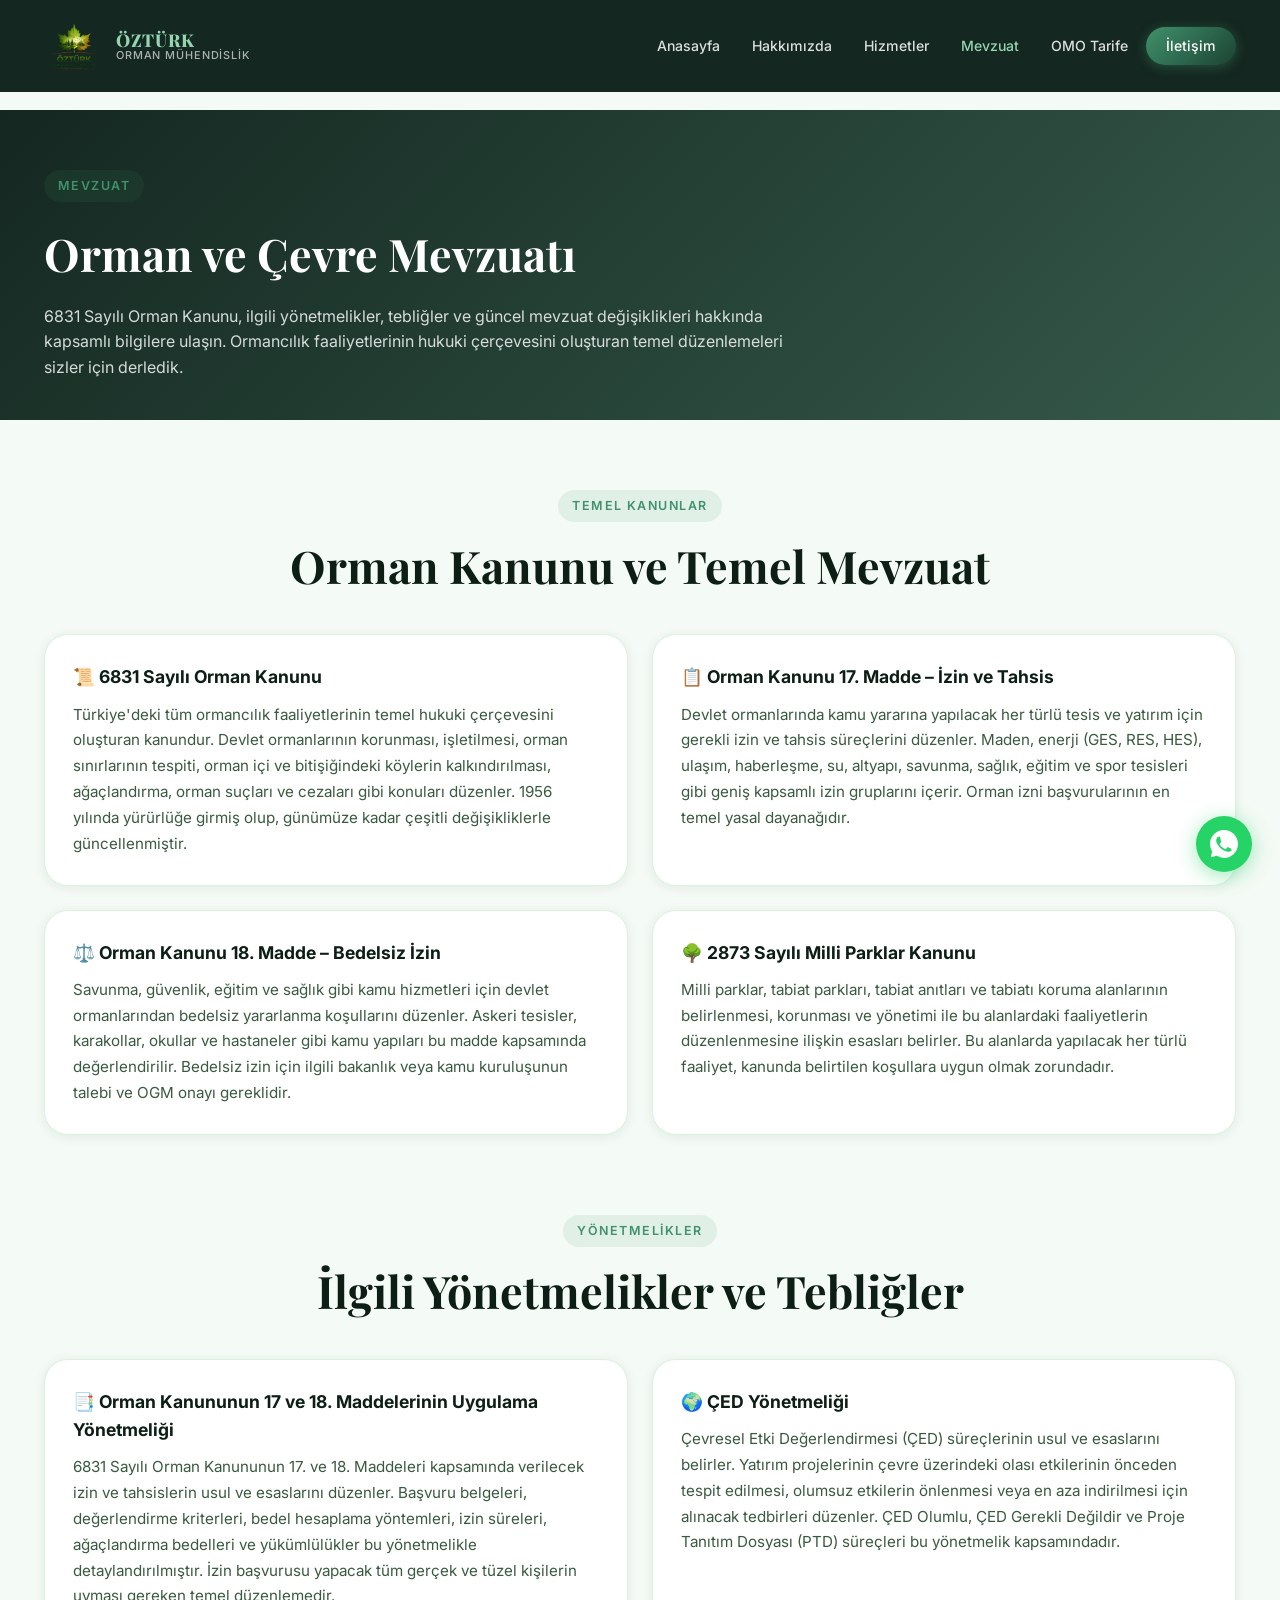
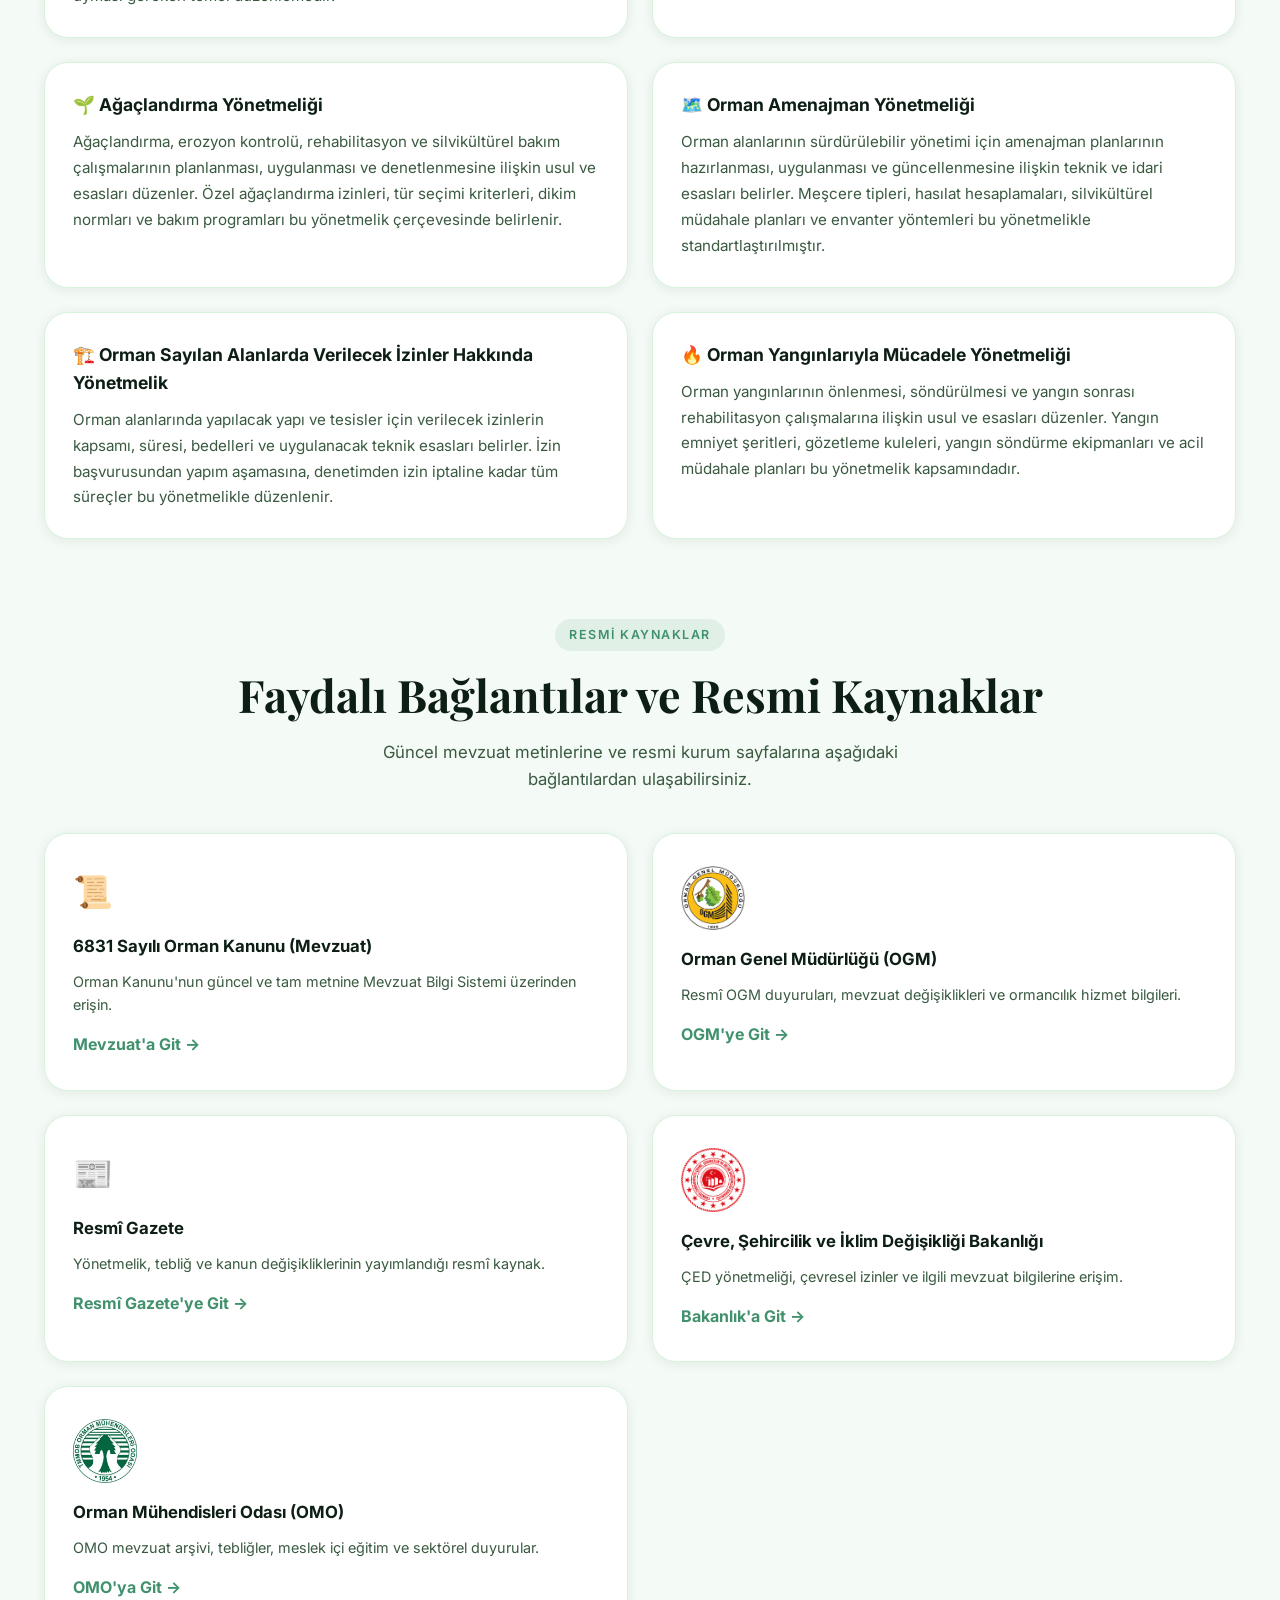
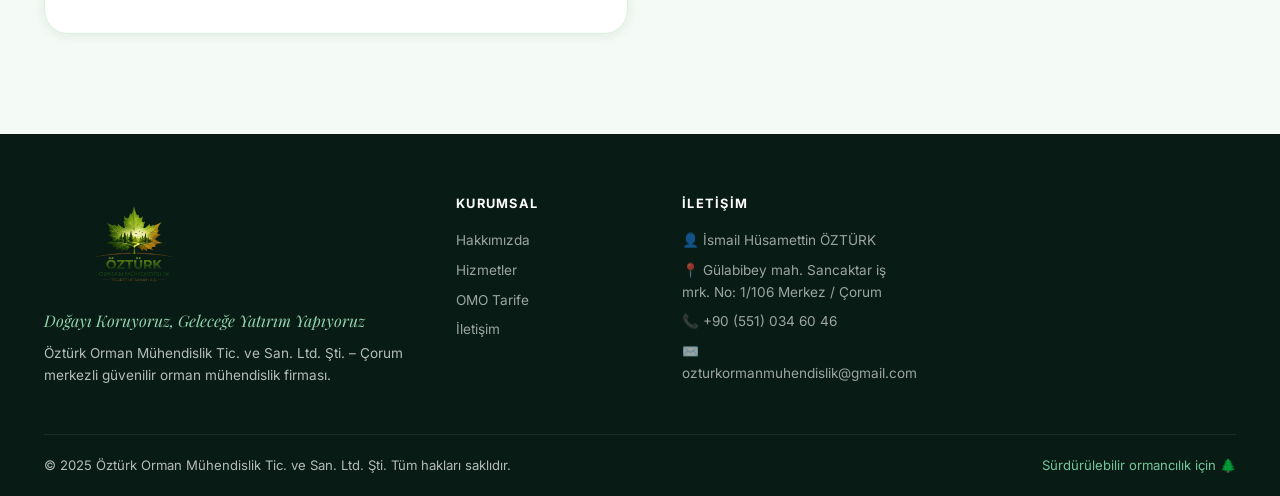
<file: mevzuat.html>
<!DOCTYPE html>
<html lang="tr">

<head>
  <meta charset="UTF-8" />
  <meta name="viewport" content="width=device-width, initial-scale=1.0" />
  <title>Mevzuat | Öztürk Orman Mühendislik – Orman Kanunu, Yönetmelik ve Mevzuat</title>
  <meta name="description"
    content="6831 Sayılı Orman Kanunu, 17. ve 18. Madde izinleri, ÇED Yönetmeliği, ağaçlandırma ve amenajman mevzuatı hakkında detaylı bilgiler." />
  <meta name="keywords"
    content="orman kanunu, 6831, 17. madde, 18. madde, ÇED yönetmeliği, ağaçlandırma yönetmeliği, amenajman, orman mevzuatı, orman izin yönetmeliği" />
  <meta name="robots" content="index, follow" />
  <meta property="og:title" content="Mevzuat | Öztürk Orman Mühendislik" />
  <meta property="og:description" content="Orman kanunu, yönetmelikler ve mevzuat bilgilerine kapsamlı erişim." />
  <meta property="og:type" content="website" />
  <meta property="og:image" content="logo4.png" />
  <meta name="twitter:card" content="summary" />
  <meta name="twitter:title" content="Mevzuat | Öztürk Orman Mühendislik" />
  <link rel="preconnect" href="https://fonts.googleapis.com" />
  <link rel="preconnect" href="https://fonts.gstatic.com" crossorigin />
  <link
    href="https://fonts.googleapis.com/css2?family=Inter:wght@300;400;500;600;700&family=Playfair+Display:wght@600;700;800&display=swap"
    rel="stylesheet" />
  <link rel="icon" type="image/png" sizes="64x64" href="logo4.png" />
  <link rel="stylesheet" href="style.css" />
</head>

<body>
  <header class="navbar" id="navbar">
    <div class="nav-container">
      <a href="index.html#hero" class="logo">
        <img src="logo2.png" style="width: 60px; height: 60px;" alt="Öztürk Orman Mühendislik Logo">
        <div class="logo-text">
          <span class="logo-main">ÖZTÜRK</span>
          <span class="logo-sub">Orman Mühendislik</span>
        </div>
      </a>
      <nav class="nav-links" id="navLinks">
        <a href="index.html#hero" class="nav-link">Anasayfa</a>
        <a href="index.html#about" class="nav-link">Hakkımızda</a>
        <a href="index.html#services" class="nav-link">Hizmetler</a>
        <a href="mevzuat.html" class="nav-link">Mevzuat</a>
        <a href="omo-tarifesi.html" class="nav-link">OMO Tarife</a>
        <a href="index.html#contact" class="nav-link nav-cta">İletişim</a>
      </nav>
      <button class="hamburger" id="hamburger" aria-label="Menü">
        <span></span><span></span><span></span>
      </button>
    </div>
  </header>

  <main class="page-shell">
    <section class="page-hero">
      <div class="container">
        <div class="section-tag">Mevzuat</div>
        <h1 class="page-title">Orman ve Çevre Mevzuatı</h1>
        <p class="page-desc">6831 Sayılı Orman Kanunu, ilgili yönetmelikler, tebliğler ve güncel mevzuat değişiklikleri
          hakkında kapsamlı bilgilere ulaşın. Ormancılık faaliyetlerinin hukuki çerçevesini oluşturan temel
          düzenlemeleri sizler için derledik.</p>
      </div>
    </section>

    <section class="page-section">
      <div class="container">

        <!-- Temel Kanunlar -->
        <div class="section-header" style="margin-bottom: 40px;">
          <div class="section-tag">Temel Kanunlar</div>
          <h2 class="section-title">Orman Kanunu ve Temel Mevzuat</h2>
        </div>

        <div class="info-grid">
          <article class="info-card">
            <h2>📜 6831 Sayılı Orman Kanunu</h2>
            <p>Türkiye'deki tüm ormancılık faaliyetlerinin temel hukuki çerçevesini oluşturan kanundur. Devlet
              ormanlarının korunması, işletilmesi, orman sınırlarının tespiti, orman içi ve bitişiğindeki köylerin
              kalkındırılması, ağaçlandırma, orman suçları ve cezaları gibi konuları düzenler. 1956 yılında yürürlüğe
              girmiş olup, günümüze kadar çeşitli değişikliklerle güncellenmiştir.</p>
          </article>

          <article class="info-card">
            <h2>📋 Orman Kanunu 17. Madde – İzin ve Tahsis</h2>
            <p>Devlet ormanlarında kamu yararına yapılacak her türlü tesis ve yatırım için gerekli izin ve tahsis
              süreçlerini düzenler. Maden, enerji (GES, RES, HES), ulaşım, haberleşme, su, altyapı, savunma, sağlık,
              eğitim ve spor tesisleri gibi geniş kapsamlı izin gruplarını içerir. Orman izni başvurularının en temel
              yasal dayanağıdır.</p>
          </article>

          <article class="info-card">
            <h2>⚖️ Orman Kanunu 18. Madde – Bedelsiz İzin</h2>
            <p>Savunma, güvenlik, eğitim ve sağlık gibi kamu hizmetleri için devlet ormanlarından bedelsiz yararlanma
              koşullarını düzenler. Askeri tesisler, karakollar, okullar ve hastaneler gibi kamu yapıları bu madde
              kapsamında değerlendirilir. Bedelsiz izin için ilgili bakanlık veya kamu kuruluşunun talebi ve OGM onayı
              gereklidir.</p>
          </article>

          <article class="info-card">
            <h2>🌳 2873 Sayılı Milli Parklar Kanunu</h2>
            <p>Milli parklar, tabiat parkları, tabiat anıtları ve tabiatı koruma alanlarının belirlenmesi, korunması ve
              yönetimi ile bu alanlardaki faaliyetlerin düzenlenmesine ilişkin esasları belirler. Bu alanlarda yapılacak
              her türlü faaliyet, kanunda belirtilen koşullara uygun olmak zorundadır.</p>
          </article>
        </div>

        <!-- Yönetmelikler -->
        <div class="section-header" style="margin-top: 80px; margin-bottom: 40px;">
          <div class="section-tag">Yönetmelikler</div>
          <h2 class="section-title">İlgili Yönetmelikler ve Tebliğler</h2>
        </div>

        <div class="info-grid">
          <article class="info-card">
            <h2>📑 Orman Kanununun 17 ve 18. Maddelerinin Uygulama Yönetmeliği</h2>
            <p>6831 Sayılı Orman Kanununun 17. ve 18. Maddeleri kapsamında verilecek izin ve tahsislerin usul ve
              esaslarını düzenler. Başvuru belgeleri, değerlendirme kriterleri, bedel hesaplama yöntemleri, izin
              süreleri, ağaçlandırma bedelleri ve yükümlülükler bu yönetmelikle detaylandırılmıştır. İzin başvurusu
              yapacak tüm gerçek ve tüzel kişilerin uyması gereken temel düzenlemedir.</p>
          </article>

          <article class="info-card">
            <h2>🌍 ÇED Yönetmeliği</h2>
            <p>Çevresel Etki Değerlendirmesi (ÇED) süreçlerinin usul ve esaslarını belirler. Yatırım projelerinin çevre
              üzerindeki olası etkilerinin önceden tespit edilmesi, olumsuz etkilerin önlenmesi veya en aza indirilmesi
              için alınacak tedbirleri düzenler. ÇED Olumlu, ÇED Gerekli Değildir ve Proje Tanıtım Dosyası (PTD)
              süreçleri bu yönetmelik kapsamındadır.</p>
          </article>

          <article class="info-card">
            <h2>🌱 Ağaçlandırma Yönetmeliği</h2>
            <p>Ağaçlandırma, erozyon kontrolü, rehabilitasyon ve silvikültürel bakım çalışmalarının planlanması,
              uygulanması ve denetlenmesine ilişkin usul ve esasları düzenler. Özel ağaçlandırma izinleri, tür seçimi
              kriterleri, dikim normları ve bakım programları bu yönetmelik çerçevesinde belirlenir.</p>
          </article>

          <article class="info-card">
            <h2>🗺️ Orman Amenajman Yönetmeliği</h2>
            <p>Orman alanlarının sürdürülebilir yönetimi için amenajman planlarının hazırlanması, uygulanması ve
              güncellenmesine ilişkin teknik ve idari esasları belirler. Meşcere tipleri, hasılat hesaplamaları,
              silvikültürel müdahale planları ve envanter yöntemleri bu yönetmelikle standartlaştırılmıştır.</p>
          </article>

          <article class="info-card">
            <h2>🏗️ Orman Sayılan Alanlarda Verilecek İzinler Hakkında Yönetmelik</h2>
            <p>Orman alanlarında yapılacak yapı ve tesisler için verilecek izinlerin kapsamı, süresi, bedelleri ve
              uygulanacak teknik esasları belirler. İzin başvurusundan yapım aşamasına, denetimden izin iptaline kadar
              tüm süreçler bu yönetmelikle düzenlenir.</p>
          </article>

          <article class="info-card">
            <h2>🔥 Orman Yangınlarıyla Mücadele Yönetmeliği</h2>
            <p>Orman yangınlarının önlenmesi, söndürülmesi ve yangın sonrası rehabilitasyon çalışmalarına ilişkin usul
              ve esasları düzenler. Yangın emniyet şeritleri, gözetleme kuleleri, yangın söndürme ekipmanları ve acil
              müdahale planları bu yönetmelik kapsamındadır.</p>
          </article>
        </div>

        <!-- Resmi Kaynaklar -->
        <div class="section-header" style="margin-top: 80px; margin-bottom: 40px;">
          <div class="section-tag">Resmi Kaynaklar</div>
          <h2 class="section-title">Faydalı Bağlantılar ve Resmi Kaynaklar</h2>
          <p class="section-desc">Güncel mevzuat metinlerine ve resmi kurum sayfalarına aşağıdaki bağlantılardan
            ulaşabilirsiniz.</p>
        </div>

        <div class="info-link-grid">
          <a class="info-link-card"
            href="https://www.mevzuat.gov.tr/mevzuat?MevzuatNo=6831&MevzuatTur=1&MevzuatTertip=3" target="_blank"
            rel="noopener noreferrer">
            <div class="info-link-icon">📜</div>
            <h3>6831 Sayılı Orman Kanunu (Mevzuat)</h3>
            <p>Orman Kanunu'nun güncel ve tam metnine Mevzuat Bilgi Sistemi üzerinden erişin.</p>
            <span>Mevzuat'a Git →</span>
          </a>
          <a class="info-link-card" href="https://www.ogm.gov.tr" target="_blank" rel="noopener noreferrer">
            <div class="info-link-icon"><img src="ogm.png" alt="Orman Genel Müdürlüğü Logosu"
                style="width: 64px; height: 64px;"></div>
            <h3>Orman Genel Müdürlüğü (OGM)</h3>
            <p>Resmî OGM duyuruları, mevzuat değişiklikleri ve ormancılık hizmet bilgileri.</p>
            <span>OGM'ye Git →</span>
          </a>
          <a class="info-link-card" href="https://www.resmigazete.gov.tr" target="_blank" rel="noopener noreferrer">
            <div class="info-link-icon">📰</div>
            <h3>Resmî Gazete</h3>
            <p>Yönetmelik, tebliğ ve kanun değişikliklerinin yayımlandığı resmî kaynak.</p>
            <span>Resmî Gazete'ye Git →</span>
          </a>
          <a class="info-link-card" href="https://www.csb.gov.tr" target="_blank" rel="noopener noreferrer">
            <div class="info-link-icon"><img src="cgblogo.png"
                alt="Çevre, Şehircilik ve İklim Değişikliği Bakanlığı Logosu" style="width: 64px; height: 64px;"></div>
            <h3>Çevre, Şehircilik ve İklim Değişikliği Bakanlığı</h3>
            <p>ÇED yönetmeliği, çevresel izinler ve ilgili mevzuat bilgilerine erişim.</p>
            <span>Bakanlık'a Git →</span>
          </a>
          <a class="info-link-card" href="https://www.ormanmuhendisleriodasi.org.tr" target="_blank"
            rel="noopener noreferrer">
            <div class="info-link-icon"><img src="omologo.png" alt="Orman Mühendisleri Odası Logosu"
                style="width: 64px; height: 64px;"></div>
            <h3>Orman Mühendisleri Odası (OMO)</h3>
            <p>OMO mevzuat arşivi, tebliğler, meslek içi eğitim ve sektörel duyurular.</p>
            <span>OMO'ya Git →</span>
          </a>
          <a class="info-link-card" href="https://www.ekap.kik.gov.tr" target="_blank" rel="noopener noreferrer">
            <div class="info-link-icon"><img src="ekaplogo2.png" alt="EKAP Logosu" style="width: 64px; height: 64px;">
            </div>
            <h3>EKAP – Elektronik Kamu Alımları Platformu</h3>
            <p>Kamu ihale duyuruları, şartnameler ve e-ihale süreçlerine erişim.</p>
            <span>EKAP'a Git →</span>
          </a>
        </div>

      </div>
    </section>
  </main>

  <footer class="footer">
    <div class="container">
      <div class="footer-grid">
        <div class="footer-brand">
          <div class="logo">
            <!--<div class="logo-icon">🌲</div>
            <div class="logo-text">
              <span class="logo-main">ÖZTÜRK</span>
              <span class="logo-sub">Orman Mühendislik</span>
            </div>-->
            <div class="logo">
              <!--<div class="logo-icon">🌲</div>-->
              <div class="logo-text">
                <img src="logo2.png" alt="Öztürk Orman Mühendislik Logosu" style="width: 180px; height: auto;">
              </div>
            </div>
          </div>
          <p class="footer-tagline">Doğayı Koruyoruz, Geleceğe Yatırım Yapıyoruz</p>
          <p class="footer-desc">Öztürk Orman Mühendislik Tic. ve San. Ltd. Şti. – Çorum merkezli güvenilir orman
            mühendislik firması.</p>
        </div>
        <div class="footer-col">
          <h4 class="footer-heading">Kurumsal</h4>
          <ul class="footer-links">
            <li><a href="index.html#about">Hakkımızda</a></li>
            <li><a href="index.html#services">Hizmetler</a></li>
            <li><a href="omo-tarifesi.html">OMO Tarife</a></li>
            <li><a href="index.html#contact">İletişim</a></li>
          </ul>
        </div>
        <div class="footer-col">
          <h4 class="footer-heading">İletişim</h4>
          <ul class="footer-links">
            <li>👤 İsmail Hüsamettin ÖZTÜRK</li>
            <li>📍 Gülabibey mah. Sancaktar iş mrk. No: 1/106 Merkez / Çorum</li>
            <li>📞 +90 (551) 034 60 46</li>
            <li>✉️ ozturkormanmuhendislik@gmail.com</li>
          </ul>
        </div>
      </div>
      <div class="footer-bottom">
        <p>© 2025 Öztürk Orman Mühendislik Tic. ve San. Ltd. Şti. Tüm hakları saklıdır.</p>
        <p class="footer-credit">Sürdürülebilir ormancılık için 🌲</p>
      </div>
    </div>
  </footer>

  <!-- WhatsApp Floating Button -->
  <a href="https://wa.me/905510346046" target="_blank" rel="noopener noreferrer" class="whatsapp-float"
    aria-label="WhatsApp ile iletişime geçin">
    <svg viewBox="0 0 32 32" width="28" height="28" fill="#fff">
      <path
        d="M16.004 0h-.008C7.174 0 0 7.176 0 16.004a15.94 15.94 0 0 0 2.46 8.524L.848 31.152l6.86-1.596A15.906 15.906 0 0 0 16.004 32C24.826 32 32 24.826 32 16.004S24.826 0 16.004 0zm9.35 22.61c-.396 1.116-2.326 2.076-3.21 2.21-.784.118-1.774.168-2.864-.18a26.147 26.147 0 0 1-2.594-1.008c-4.566-1.964-7.548-6.572-7.776-6.878-.226-.306-1.856-2.468-1.856-4.708s1.176-3.342 1.592-3.8c.418-.46.91-.574 1.214-.574.304 0 .608.002.874.016.28.014.656-.106 1.026 1.588.218.994.738 3.42.804 3.666.066.246.11.532-.044.854-.154.322-.23.522-.454.808-.224.286-.47.638-.672.856-.224.242-.456.506-.196.992.26.486 1.156 1.908 2.482 3.09 1.702 1.518 3.136 1.988 3.582 2.21.446.222.706.186.966-.112.26-.298 1.112-1.296 1.408-1.742.296-.446.592-.37.998-.222.406.148 2.572 1.214 3.012 1.434.44.222.734.332.842.516.108.184.108 1.066-.288 2.094z" />
    </svg>
  </a>

  <!-- Scroll to Top Button -->
  <button class="scroll-to-top" id="scrollToTop" aria-label="Yukarı çık">
    <svg viewBox="0 0 24 24" width="20" height="20" fill="none" stroke="#fff" stroke-width="2.5" stroke-linecap="round"
      stroke-linejoin="round">
      <polyline points="18 15 12 9 6 15" />
    </svg>
  </button>

  <script src="app.js"></script>
</body>

</html>
</file>
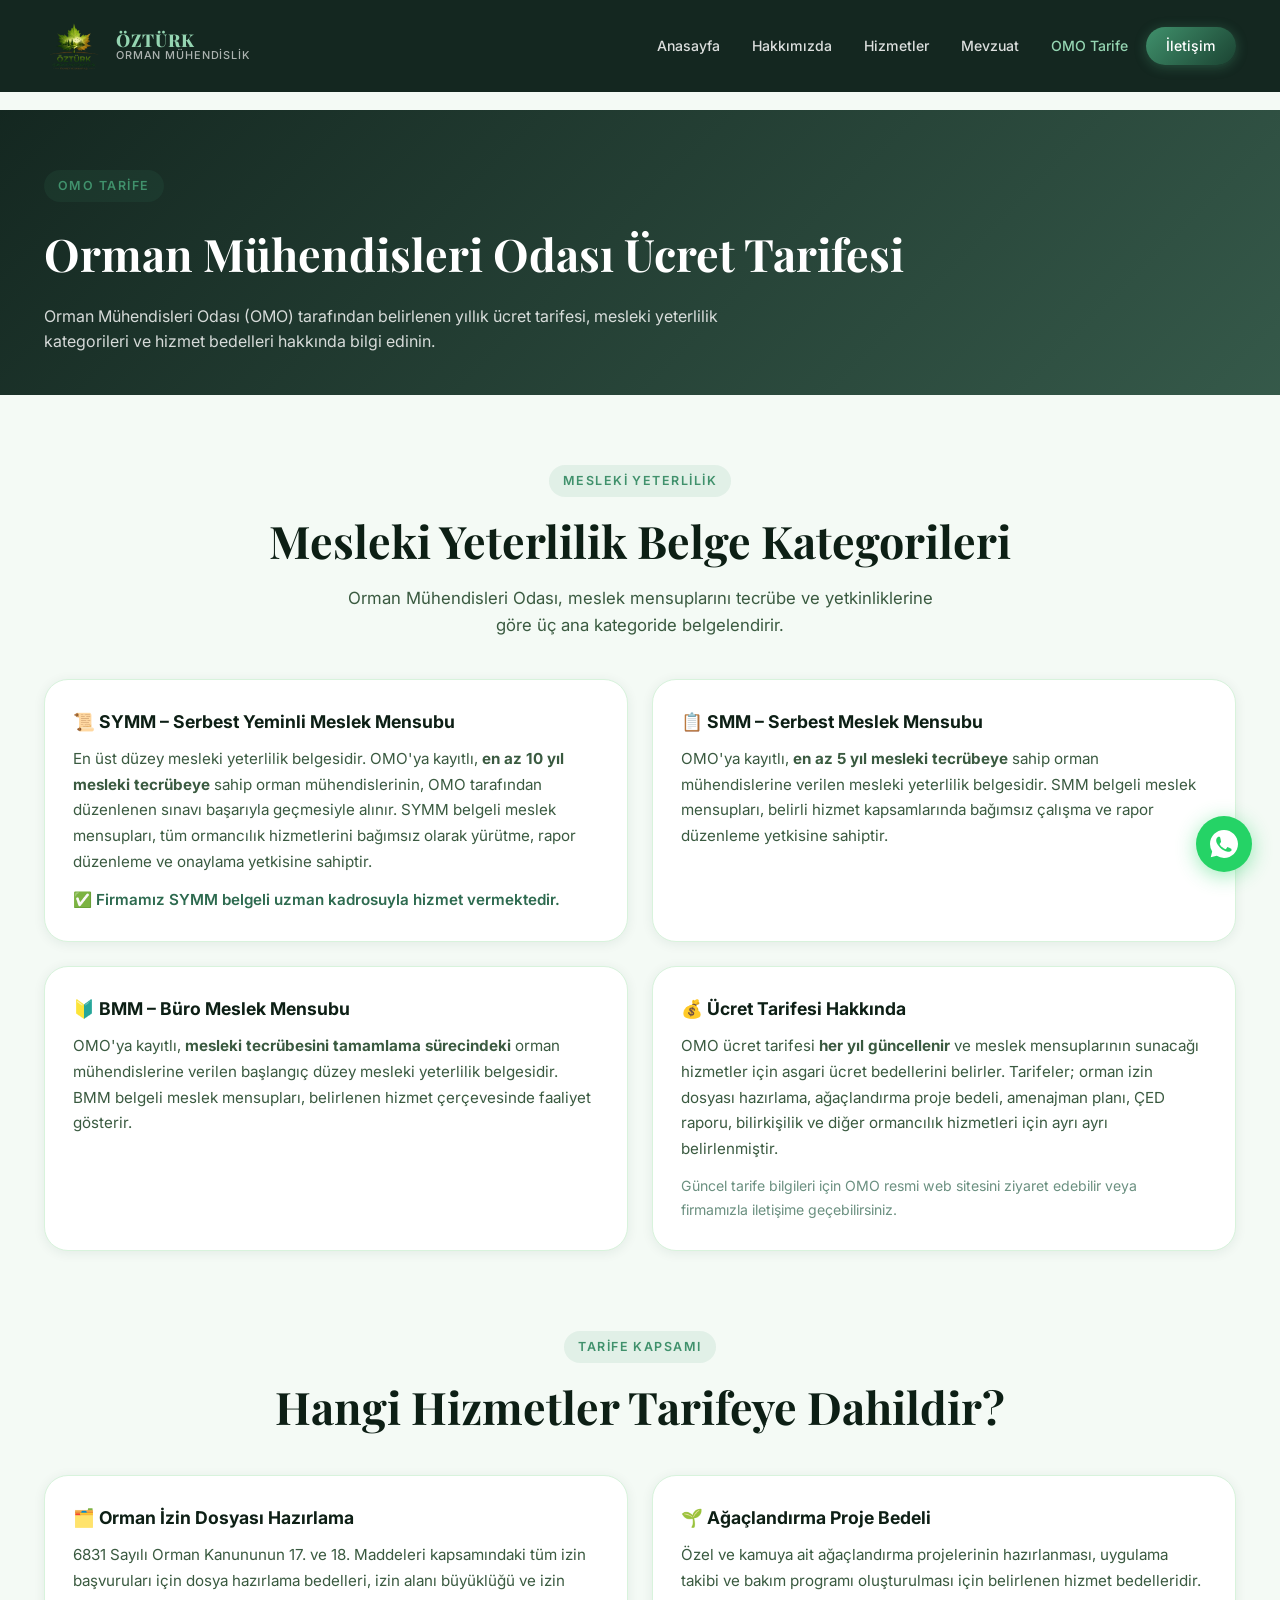
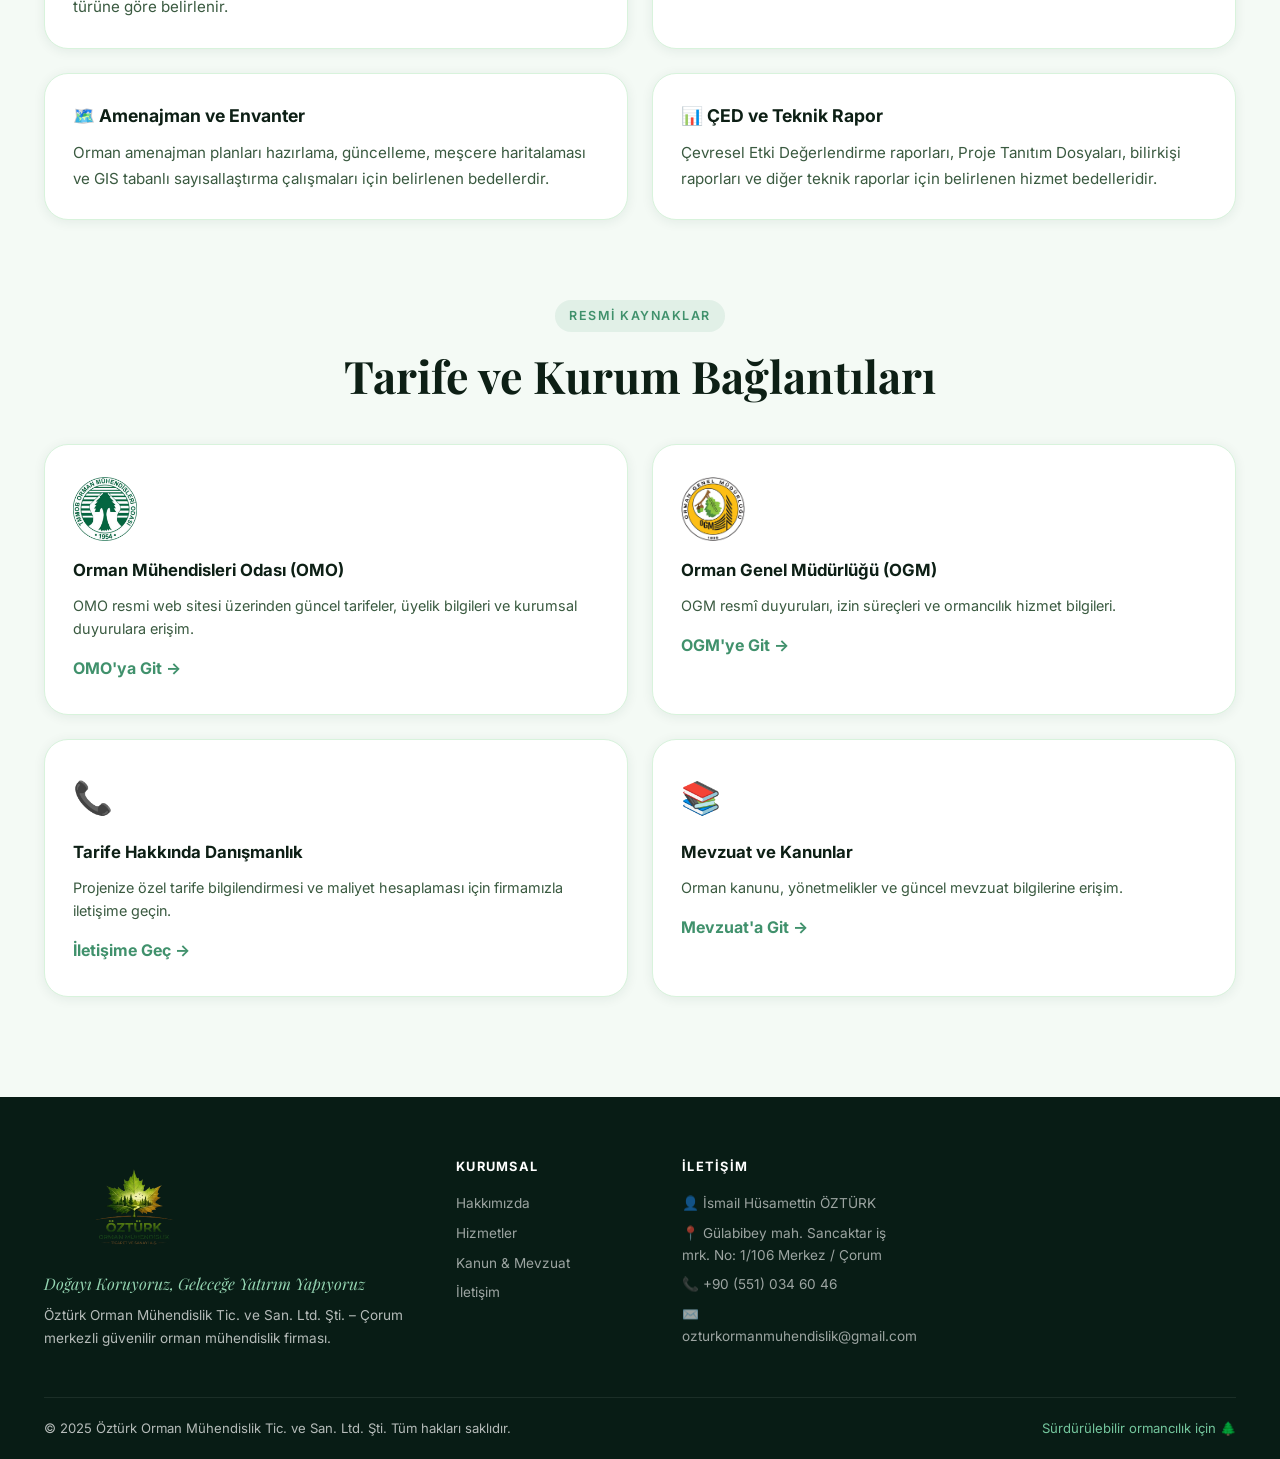
<file: omo-tarifesi.html>
<!DOCTYPE html>
<html lang="tr">

<head>
  <meta charset="UTF-8" />
  <meta name="viewport" content="width=device-width, initial-scale=1.0" />
  <title>OMO Ücret Tarifesi | Öztürk Orman Mühendislik – SYMM, SMM, BMM Tarifeleri</title>
  <meta name="description"
    content="Orman Mühendisleri Odası (OMO) yıllık ücret tarifesi, SYMM, SMM ve BMM mesleki yeterlilik kategorileri ve hizmet bedelleri hakkında bilgi." />
  <meta name="keywords"
    content="OMO tarife, orman mühendisleri odası, SYMM, SMM, BMM, ücret tarifesi, mesleki yeterlilik, orman mühendislik bedeli" />
  <meta name="robots" content="index, follow" />
  <meta property="og:title" content="OMO Ücret Tarifesi | Öztürk Orman Mühendislik" />
  <meta property="og:description"
    content="Orman Mühendisleri Odası yıllık ücret tarifesi ve mesleki yeterlilik bilgileri." />
  <meta property="og:type" content="website" />
  <meta property="og:image" content="logo4.png" />
  <meta name="twitter:card" content="summary" />
  <meta name="twitter:title" content="OMO Ücret Tarifesi | Öztürk Orman Mühendislik" />
  <link rel="preconnect" href="https://fonts.googleapis.com" />
  <link rel="preconnect" href="https://fonts.gstatic.com" crossorigin />
  <link
    href="https://fonts.googleapis.com/css2?family=Inter:wght@300;400;500;600;700&family=Playfair+Display:wght@600;700;800&display=swap"
    rel="stylesheet" />
  <link rel="icon" type="image/png" sizes="64x64" href="logo4.png" />
  <link rel="stylesheet" href="style.css" />
</head>

<body>
  <header class="navbar" id="navbar">
    <div class="nav-container">
      <a href="index.html#hero" class="logo">
        <img src="logo2.png" style="width: 60px; height: 60px;" alt="Öztürk Orman Mühendislik Logo">
        <div class="logo-text">
          <span class="logo-main">ÖZTÜRK</span>
          <span class="logo-sub">Orman Mühendislik</span>
        </div>
      </a>
      <nav class="nav-links" id="navLinks">
        <a href="index.html#hero" class="nav-link">Anasayfa</a>
        <a href="index.html#about" class="nav-link">Hakkımızda</a>
        <a href="index.html#services" class="nav-link">Hizmetler</a>
        <a href="mevzuat.html" class="nav-link">Mevzuat</a>
        <a href="omo-tarifesi.html" class="nav-link">OMO Tarife</a>
        <a href="index.html#contact" class="nav-link nav-cta">İletişim</a>
      </nav>
      <button class="hamburger" id="hamburger" aria-label="Menü">
        <span></span><span></span><span></span>
      </button>
    </div>
  </header>

  <main class="page-shell">
    <section class="page-hero">
      <div class="container">
        <div class="section-tag">OMO Tarife</div>
        <h1 class="page-title">Orman Mühendisleri Odası Ücret Tarifesi</h1>
        <p class="page-desc">Orman Mühendisleri Odası (OMO) tarafından belirlenen yıllık ücret tarifesi, mesleki
          yeterlilik kategorileri ve hizmet bedelleri hakkında bilgi edinin.</p>
      </div>
    </section>

    <section class="page-section">
      <div class="container">

        <!-- Mesleki Yeterlilik Kategorileri -->
        <div class="section-header" style="margin-bottom: 40px;">
          <div class="section-tag">Mesleki Yeterlilik</div>
          <h2 class="section-title">Mesleki Yeterlilik Belge Kategorileri</h2>
          <p class="section-desc">Orman Mühendisleri Odası, meslek mensuplarını tecrübe ve yetkinliklerine göre üç ana
            kategoride belgelendirir.</p>
        </div>

        <div class="info-grid">
          <article class="info-card">
            <h2>📜 SYMM – Serbest Yeminli Meslek Mensubu</h2>
            <p>En üst düzey mesleki yeterlilik belgesidir. OMO'ya kayıtlı, <strong>en az 10 yıl mesleki
                tecrübeye</strong> sahip orman mühendislerinin, OMO tarafından düzenlenen sınavı başarıyla geçmesiyle
              alınır. SYMM belgeli meslek mensupları, tüm ormancılık hizmetlerini bağımsız olarak yürütme, rapor
              düzenleme ve onaylama yetkisine sahiptir.</p>
            <p style="margin-top: 12px; color: var(--green-mid); font-weight: 600;">✅ Firmamız SYMM belgeli uzman
              kadrosuyla hizmet vermektedir.</p>
          </article>

          <article class="info-card">
            <h2>📋 SMM – Serbest Meslek Mensubu</h2>
            <p>OMO'ya kayıtlı, <strong>en az 5 yıl mesleki tecrübeye</strong> sahip orman mühendislerine verilen mesleki
              yeterlilik belgesidir. SMM belgeli meslek mensupları, belirli hizmet kapsamlarında bağımsız çalışma ve
              rapor düzenleme yetkisine sahiptir.</p>
          </article>

          <article class="info-card">
            <h2>🔰 BMM – Büro Meslek Mensubu</h2>
            <p>OMO'ya kayıtlı, <strong>mesleki tecrübesini tamamlama sürecindeki</strong> orman mühendislerine verilen
              başlangıç düzey mesleki yeterlilik belgesidir. BMM belgeli meslek mensupları, belirlenen hizmet
              çerçevesinde faaliyet gösterir.</p>
          </article>

          <article class="info-card">
            <h2>💰 Ücret Tarifesi Hakkında</h2>
            <p>OMO ücret tarifesi <strong>her yıl güncellenir</strong> ve meslek mensuplarının sunacağı hizmetler için
              asgari ücret bedellerini belirler. Tarifeler; orman izin dosyası hazırlama, ağaçlandırma proje bedeli,
              amenajman planı, ÇED raporu, bilirkişilik ve diğer ormancılık hizmetleri için ayrı ayrı belirlenmiştir.
            </p>
            <p style="margin-top: 12px; color: var(--text-muted); font-size: .88rem;">Güncel tarife bilgileri için OMO
              resmi web sitesini ziyaret edebilir veya firmamızla iletişime geçebilirsiniz.</p>
          </article>
        </div>

        <!-- Tarife Kapsam -->
        <div class="section-header" style="margin-top: 80px; margin-bottom: 40px;">
          <div class="section-tag">Tarife Kapsamı</div>
          <h2 class="section-title">Hangi Hizmetler Tarifeye Dahildir?</h2>
        </div>

        <div class="info-grid">
          <article class="info-card">
            <h2>🗂️ Orman İzin Dosyası Hazırlama</h2>
            <p>6831 Sayılı Orman Kanununun 17. ve 18. Maddeleri kapsamındaki tüm izin başvuruları için dosya hazırlama
              bedelleri, izin alanı büyüklüğü ve izin türüne göre belirlenir.</p>
          </article>

          <article class="info-card">
            <h2>🌱 Ağaçlandırma Proje Bedeli</h2>
            <p>Özel ve kamuya ait ağaçlandırma projelerinin hazırlanması, uygulama takibi ve bakım programı
              oluşturulması için belirlenen hizmet bedelleridir.</p>
          </article>

          <article class="info-card">
            <h2>🗺️ Amenajman ve Envanter</h2>
            <p>Orman amenajman planları hazırlama, güncelleme, meşcere haritalaması ve GIS tabanlı sayısallaştırma
              çalışmaları için belirlenen bedellerdir.</p>
          </article>

          <article class="info-card">
            <h2>📊 ÇED ve Teknik Rapor</h2>
            <p>Çevresel Etki Değerlendirme raporları, Proje Tanıtım Dosyaları, bilirkişi raporları ve diğer teknik
              raporlar için belirlenen hizmet bedelleridir.</p>
          </article>
        </div>

        <!-- Resmi Kaynaklar -->
        <div class="section-header" style="margin-top: 80px; margin-bottom: 40px;">
          <div class="section-tag">Resmi Kaynaklar</div>
          <h2 class="section-title">Tarife ve Kurum Bağlantıları</h2>
        </div>

        <div class="info-link-grid">
          <a class="info-link-card" href="https://www.ormanmuhendisleriodasi.org.tr" target="_blank"
            rel="noopener noreferrer">
            <div class="info-link-icon"><img src="omologo.png" alt="Orman Mühendisleri Odası Logosu"
                style="width: 64px; height: 64px;"></div>
            <h3>Orman Mühendisleri Odası (OMO)</h3>
            <p>OMO resmi web sitesi üzerinden güncel tarifeler, üyelik bilgileri ve kurumsal duyurulara erişim.</p>
            <span>OMO'ya Git →</span>
          </a>
          <a class="info-link-card" href="https://www.ogm.gov.tr" target="_blank" rel="noopener noreferrer">
            <div class="info-link-icon"><img src="ogm.png" alt="Orman Genel Müdürlüğü Logosu"
                style="width: 64px; height: 64px;"></div>
            <h3>Orman Genel Müdürlüğü (OGM)</h3>
            <p>OGM resmî duyuruları, izin süreçleri ve ormancılık hizmet bilgileri.</p>
            <span>OGM'ye Git →</span>
          </a>
          <a class="info-link-card" href="index.html#contact">
            <div class="info-link-icon">📞</div>
            <h3>Tarife Hakkında Danışmanlık</h3>
            <p>Projenize özel tarife bilgilendirmesi ve maliyet hesaplaması için firmamızla iletişime geçin.</p>
            <span>İletişime Geç →</span>
          </a>
          <a class="info-link-card" href="mevzuat.html">
            <div class="info-link-icon">📚</div>
            <h3>Mevzuat ve Kanunlar</h3>
            <p>Orman kanunu, yönetmelikler ve güncel mevzuat bilgilerine erişim.</p>
            <span>Mevzuat'a Git →</span>
          </a>
        </div>

      </div>
    </section>
  </main>

  <footer class="footer">
    <div class="container">
      <div class="footer-grid">
        <div class="footer-brand">
          <div class="logo">
            <!--<div class="logo-icon">🌲</div>-->
            <div class="logo-text">
              <img src="logo2.png" alt="Öztürk Orman Mühendislik Logosu" style="width: 180px; height: auto;">
            </div>
          </div>
          <p class="footer-tagline">Doğayı Koruyoruz, Geleceğe Yatırım Yapıyoruz</p>
          <p class="footer-desc">Öztürk Orman Mühendislik Tic. ve San. Ltd. Şti. – Çorum merkezli güvenilir orman
            mühendislik firması.</p>
        </div>
        <div class="footer-col">
          <h4 class="footer-heading">Kurumsal</h4>
          <ul class="footer-links">
            <li><a href="index.html#about">Hakkımızda</a></li>
            <li><a href="index.html#services">Hizmetler</a></li>
            <li><a href="mevzuat.html">Kanun & Mevzuat</a></li>
            <li><a href="index.html#contact">İletişim</a></li>
          </ul>
        </div>
        <div class="footer-col">
          <h4 class="footer-heading">İletişim</h4>
          <ul class="footer-links">
            <li>👤 İsmail Hüsamettin ÖZTÜRK</li>
            <li>📍 Gülabibey mah. Sancaktar iş mrk. No: 1/106 Merkez / Çorum</li>
            <li>📞 +90 (551) 034 60 46</li>
            <li>✉️ ozturkormanmuhendislik@gmail.com</li>
          </ul>
        </div>
      </div>
      <div class="footer-bottom">
        <p>© 2025 Öztürk Orman Mühendislik Tic. ve San. Ltd. Şti. Tüm hakları saklıdır.</p>
        <p class="footer-credit">Sürdürülebilir ormancılık için 🌲</p>
      </div>
    </div>
  </footer>

  <!-- WhatsApp Floating Button -->
  <a href="https://wa.me/905510346046" target="_blank" rel="noopener noreferrer" class="whatsapp-float"
    aria-label="WhatsApp ile iletişime geçin">
    <svg viewBox="0 0 32 32" width="28" height="28" fill="#fff">
      <path
        d="M16.004 0h-.008C7.174 0 0 7.176 0 16.004a15.94 15.94 0 0 0 2.46 8.524L.848 31.152l6.86-1.596A15.906 15.906 0 0 0 16.004 32C24.826 32 32 24.826 32 16.004S24.826 0 16.004 0zm9.35 22.61c-.396 1.116-2.326 2.076-3.21 2.21-.784.118-1.774.168-2.864-.18a26.147 26.147 0 0 1-2.594-1.008c-4.566-1.964-7.548-6.572-7.776-6.878-.226-.306-1.856-2.468-1.856-4.708s1.176-3.342 1.592-3.8c.418-.46.91-.574 1.214-.574.304 0 .608.002.874.016.28.014.656-.106 1.026 1.588.218.994.738 3.42.804 3.666.066.246.11.532-.044.854-.154.322-.23.522-.454.808-.224.286-.47.638-.672.856-.224.242-.456.506-.196.992.26.486 1.156 1.908 2.482 3.09 1.702 1.518 3.136 1.988 3.582 2.21.446.222.706.186.966-.112.26-.298 1.112-1.296 1.408-1.742.296-.446.592-.37.998-.222.406.148 2.572 1.214 3.012 1.434.44.222.734.332.842.516.108.184.108 1.066-.288 2.094z" />
    </svg>
  </a>

  <!-- Scroll to Top Button -->
  <button class="scroll-to-top" id="scrollToTop" aria-label="Yukarı çık">
    <svg viewBox="0 0 24 24" width="20" height="20" fill="none" stroke="#fff" stroke-width="2.5" stroke-linecap="round"
      stroke-linejoin="round">
      <polyline points="18 15 12 9 6 15" />
    </svg>
  </button>

  <script src="app.js"></script>
</body>

</html>
</file>
<file: style.css>
/* ========================================
   ÖZTÜRK ORMAN MÜHENDİSLİK – STYLE.CSS
   ======================================== */

/* Google Fonts loaded via HTML <link> tag */

/* ── CSS VARIABLES ── */
:root {
  --green-darkest: #081c15;
  --green-dark:    #1b4332;
  --green-mid:     #2d6a4f;
  --green-base:    #40916c;
  --green-light:   #52b788;
  --green-soft:    #74c69d;
  --green-pale:    #95d5b2;
  --green-faint:   #b7e4c7;
  --green-mist:    #d8f3dc;

  --gold:          #d4a853;
  --gold-light:    #f0c87a;

  --text-primary:  #0d1f15;
  --text-secondary:#3a5a40;
  --text-muted:    #6b9080;
  --text-light:    #f0faf0;

  --bg-white:      #ffffff;
  --bg-light:      #f4faf5;
  --bg-card:       #ffffff;

  --shadow-sm:  0 2px 12px rgba(27,67,50,.08);
  --shadow-md:  0 8px 32px rgba(27,67,50,.14);
  --shadow-lg:  0 20px 60px rgba(27,67,50,.18);

  --radius-sm:  8px;
  --radius-md:  16px;
  --radius-lg:  24px;
  --radius-xl:  36px;

  --transition: .3s cubic-bezier(.4,0,.2,1);
}

/* ── RESET & BASE ── */
*, *::before, *::after { box-sizing: border-box; margin: 0; padding: 0; }

html { scroll-behavior: smooth; font-size: 16px; }

body {
  font-family: 'Inter', sans-serif;
  color: var(--text-primary);
  background: var(--bg-white);
  line-height: 1.6;
  overflow-x: hidden;
}

img { display: block; max-width: 100%; object-fit: cover; }
a  { text-decoration: none; color: inherit; }
ul { list-style: none; }

.container {
  max-width: 1240px;
  margin: 0 auto;
  padding: 0 24px;
}

/* ── TYPOGRAPHY ── */
.section-tag {
  display: inline-flex;
  align-items: center;
  gap: 8px;
  font-size: .78rem;
  font-weight: 600;
  letter-spacing: .12em;
  text-transform: uppercase;
  color: var(--green-base);
  background: rgba(64,145,108,.1);
  padding: 6px 14px;
  border-radius: 100px;
  margin-bottom: 16px;
}
.section-tag.light {
  color: #fff;
  background: rgba(255,255,255,.18);
}

.section-title {
  font-family: 'Playfair Display', serif;
  font-size: clamp(1.8rem, 4vw, 2.8rem);
  font-weight: 700;
  line-height: 1.25;
  color: var(--text-primary);
  margin-bottom: 16px;
}

.section-desc {
  font-size: 1.05rem;
  color: var(--text-secondary);
  max-width: 600px;
}
.section-desc.light { color: rgba(255,255,255,.82); }

.section-header {
  text-align: center;
  margin-bottom: 60px;
}
.section-header .section-desc { margin: 0 auto; }
.section-header.light .section-title { color: #fff; }

/* ── BUTTONS ── */
.btn {
  display: inline-flex;
  align-items: center;
  gap: 8px;
  padding: 14px 32px;
  border-radius: 100px;
  font-size: .95rem;
  font-weight: 600;
  cursor: pointer;
  transition: var(--transition);
  border: 2px solid transparent;
}
.btn-primary {
  background: linear-gradient(135deg, var(--green-base), var(--green-dark));
  color: #fff;
  box-shadow: 0 4px 20px rgba(64,145,108,.4);
}
.btn-primary:hover {
  transform: translateY(-2px);
  box-shadow: 0 8px 28px rgba(64,145,108,.5);
}
.btn-outline {
  background: transparent;
  border-color: rgba(255,255,255,.6);
  color: #fff;
  backdrop-filter: blur(8px);
}
.btn-outline:hover {
  background: rgba(255,255,255,.15);
  border-color: #fff;
}
.btn-full { width: 100%; justify-content: center; }

/* ── NAVBAR ── */
.navbar {
  position: fixed;
  top: 0; left: 0; right: 0;
  z-index: 1000;
  padding: 16px 0;
  transition: var(--transition);
  background: rgba(8,28,21,.95);
  backdrop-filter: blur(16px);
}
.navbar.scrolled {
  background: rgba(8,28,21,.95);
  backdrop-filter: blur(16px);
  padding: 10px 0;
  box-shadow: 0 4px 24px rgba(0,0,0,.3);
}
.nav-container {
  max-width: 1240px;
  margin: 0 auto;
  padding: 0 24px;
  display: flex;
  align-items: center;
  justify-content: space-between;
}
.logo {
  display: flex;
  align-items: center;
  gap: 12px;
}
.logo-icon {
  font-size: 1.8rem;
  filter: drop-shadow(0 2px 8px rgba(0,0,0,.3));
}
.logo-text {
  display: flex;
  flex-direction: column;
  line-height: 1.1;
}
.logo-main {
  font-family: 'Playfair Display', serif;
  font-size: 1.1rem;
  font-weight: 800;
  color: var(--green-pale);
  letter-spacing: .04em;
}
.logo-sub {
  font-size: .68rem;
  font-weight: 500;
  color: rgba(255,255,255,.65);
  letter-spacing: .08em;
  text-transform: uppercase;
}
.nav-links {
  display: flex;
  align-items: center;
  gap: 4px;
}
.nav-link {
  font-size: .88rem;
  font-weight: 500;
  color: rgba(255,255,255,.85);
  padding: 8px 14px;
  border-radius: 100px;
  transition: var(--transition);
}
.nav-link:hover {
  color: #fff;
  background: rgba(255,255,255,.1);
}
.nav-cta {
  background: linear-gradient(135deg, var(--green-base), var(--green-dark));
  color: #fff !important;
  padding: 8px 20px;
  box-shadow: 0 2px 12px rgba(64,145,108,.4);
}
.nav-cta:hover {
  transform: translateY(-1px);
  box-shadow: 0 4px 18px rgba(64,145,108,.5);
}
.hamburger {
  display: none;
  flex-direction: column;
  gap: 5px;
  background: none;
  border: none;
  cursor: pointer;
  padding: 4px;
}
.hamburger span {
  display: block;
  width: 24px;
  height: 2px;
  background: #fff;
  border-radius: 2px;
  transition: var(--transition);
}

/* ── HERO ── */
.hero {
  position: relative;
  min-height: 100vh;
  display: flex;
  align-items: center;
  overflow: hidden;
}
.hero-bg {
  position: absolute;
  inset: 0;
}
.hero-img {
  width: 100%;
  height: 100%;
  object-fit: cover;
  transform-origin: center;
  animation: slowZoom 20s ease-in-out infinite alternate;
}
@keyframes slowZoom {
  from { transform: scale(1); }
  to   { transform: scale(1.06); }
}
.hero-overlay {
  position: absolute;
  inset: 0;
  background: linear-gradient(
    135deg,
    rgba(8,28,21,.82) 0%,
    rgba(27,67,50,.65) 50%,
    rgba(8,28,21,.4) 100%
  );
}
.hero-content {
  position: relative;
  z-index: 2;
  max-width: 1240px;
  margin: 0 auto;
  padding: 120px 24px 80px;
  max-width: 700px;
  padding-left: 80px;
}
.hero-badge {
  display: inline-flex;
  align-items: center;
  gap: 10px;
  background: rgba(255,255,255,.1);
  backdrop-filter: blur(12px);
  border: 1px solid rgba(255,255,255,.2);
  color: var(--green-faint);
  font-size: .8rem;
  font-weight: 500;
  padding: 8px 18px;
  border-radius: 100px;
  margin-bottom: 28px;
  animation: fadeUp .8s ease both;
}
.badge-dot {
  width: 8px;
  height: 8px;
  border-radius: 50%;
  background: var(--green-light);
  animation: pulse 2s ease-in-out infinite;
}
@keyframes pulse {
  0%,100% { opacity: 1; transform: scale(1); }
  50%      { opacity: .6; transform: scale(1.4); }
}
.hero-title {
  font-family: 'Playfair Display', serif;
  font-size: clamp(2.4rem, 6vw, 4.2rem);
  font-weight: 800;
  color: #fff;
  line-height: 1.15;
  margin-bottom: 20px;
  animation: fadeUp .8s .2s ease both;
}
.hero-accent {
  color: var(--green-soft);
  position: relative;
}
.hero-desc {
  font-size: 1.08rem;
  color: rgba(255,255,255,.8);
  margin-bottom: 36px;
  max-width: 560px;
  animation: fadeUp .8s .35s ease both;
}
.hero-actions {
  display: flex;
  gap: 16px;
  flex-wrap: wrap;
  margin-bottom: 60px;
  animation: fadeUp .8s .5s ease both;
}
.hero-stats {
  display: flex;
  align-items: center;
  gap: 24px;
  animation: fadeUp .8s .65s ease both;
}
.hstat { text-align: center; }
.hstat-num {
  display: block;
  font-family: 'Playfair Display', serif;
  font-size: 1.5rem;
  font-weight: 700;
  color: var(--green-soft);
}
.hstat-label {
  font-size: .72rem;
  color: rgba(255,255,255,.65);
  font-weight: 500;
  letter-spacing: .04em;
}
.hstat-divider {
  width: 1px;
  height: 44px;
  background: rgba(255,255,255,.2);
}
.hero-scroll {
  position: absolute;
  bottom: 40px;
  right: 80px;
  display: flex;
  flex-direction: column;
  align-items: center;
  gap: 8px;
  color: rgba(255,255,255,.5);
  font-size: .75rem;
  letter-spacing: .08em;
  text-transform: uppercase;
  z-index: 2;
  animation: fadeUp .8s .9s ease both;
}
.scroll-arrow {
  font-size: 1.2rem;
  animation: bounce 2s ease-in-out infinite;
}
@keyframes bounce {
  0%,100% { transform: translateY(0); }
  50%      { transform: translateY(8px); }
}
@keyframes fadeUp {
  from { opacity: 0; transform: translateY(24px); }
  to   { opacity: 1; transform: translateY(0); }
}

/* ── HIGHLIGHTS (Öne Çıkan Hizmetler) ── */
.highlights {
  padding: 80px 0;
  background: var(--bg-white);
  position: relative;
}
.highlights::before {
  content: '';
  position: absolute;
  top: 0;
  left: 0;
  right: 0;
  height: 4px;
  background: linear-gradient(90deg, var(--green-dark), var(--green-base), var(--green-light), var(--green-soft));
}
.highlights-grid {
  display: grid;
  grid-template-columns: repeat(4, 1fr);
  gap: 24px;
}
.highlight-card {
  text-align: center;
  padding: 36px 24px;
  background: var(--bg-light);
  border: 1px solid var(--green-mist);
  border-radius: var(--radius-lg);
  transition: var(--transition);
  position: relative;
  overflow: hidden;
}
.highlight-card::after {
  content: '';
  position: absolute;
  bottom: 0;
  left: 0;
  width: 100%;
  height: 3px;
  background: linear-gradient(90deg, var(--green-base), var(--green-light));
  transform: scaleX(0);
  transform-origin: left;
  transition: var(--transition);
}
.highlight-card:hover {
  transform: translateY(-8px);
  box-shadow: var(--shadow-md);
  border-color: var(--green-pale);
}
.highlight-card:hover::after {
  transform: scaleX(1);
}
.highlight-icon {
  font-size: 2.4rem;
  margin-bottom: 16px;
}
.highlight-title {
  font-size: 1rem;
  font-weight: 700;
  color: var(--text-primary);
  margin-bottom: 10px;
}
.highlight-desc {
  font-size: .85rem;
  color: var(--text-secondary);
  line-height: 1.6;
}

/* ── ABOUT ── */
.about {
  padding: 100px 0;
  background: var(--bg-light);
}
.about-grid {
  display: grid;
  grid-template-columns: 1fr 1fr;
  gap: 80px;
  align-items: center;
}
.about-image-wrap {
  position: relative;
}
.about-img {
  width: 100%;
  height: 520px;
  border-radius: var(--radius-lg);
  box-shadow: var(--shadow-lg);
}
.about-badge-card {
  position: absolute;
  bottom: -24px;
  right: -24px;
  background: #fff;
  border-radius: var(--radius-md);
  padding: 16px 20px;
  display: flex;
  align-items: center;
  gap: 12px;
  box-shadow: var(--shadow-md);
  border: 1px solid var(--green-mist);
}
.abc-icon { font-size: 1.8rem; }
.abc-title { font-weight: 700; color: var(--text-primary); font-size: .9rem; }
.abc-sub   { font-size: .78rem; color: var(--text-muted); }
.about-exp-circle {
  position: absolute;
  top: -20px;
  left: -20px;
  width: 90px;
  height: 90px;
  border-radius: 50%;
  background: linear-gradient(135deg, var(--green-base), var(--green-dark));
  display: flex;
  flex-direction: column;
  align-items: center;
  justify-content: center;
  color: #fff;
  box-shadow: 0 4px 24px rgba(64,145,108,.5);
}
.exp-num  { font-family: 'Playfair Display', serif; font-size: 1.1rem; font-weight: 800; line-height: 1; }
.exp-text { font-size: .55rem; text-align: center; opacity: .85; line-height: 1.2; }
.about-desc {
  color: var(--text-secondary);
  margin-bottom: 16px;
  font-size: 1rem;
}
.about-features { display: flex; flex-direction: column; gap: 16px; margin-top: 28px; }
.feat-item {
  display: flex;
  align-items: flex-start;
  gap: 14px;
  padding: 16px;
  background: #fff;
  border-radius: var(--radius-sm);
  border: 1px solid var(--green-mist);
  transition: var(--transition);
}
.feat-item:hover {
  border-color: var(--green-pale);
  box-shadow: var(--shadow-sm);
  transform: translateX(4px);
}
.feat-icon { font-size: 1.4rem; flex-shrink: 0; }
.feat-title { font-weight: 600; color: var(--text-primary); font-size: .9rem; margin-bottom: 2px; }
.feat-desc  { font-size: .82rem; color: var(--text-muted); }

/* ── SERVICES ── */
.services {
  padding: 100px 0;
  background: var(--bg-white);
}
.services-grid {
  display: grid;
  grid-template-columns: repeat(3, 1fr);
  gap: 24px;
}
.service-card {
  background: var(--bg-light);
  border: 1px solid var(--green-mist);
  border-radius: var(--radius-lg);
  padding: 32px 28px;
  transition: var(--transition);
  position: relative;
  overflow: hidden;
}
.service-card::before {
  content: '';
  position: absolute;
  bottom: 0; left: 0;
  width: 100%;
  height: 3px;
  background: linear-gradient(90deg, var(--green-base), var(--green-light));
  transform: scaleX(0);
  transform-origin: left;
  transition: var(--transition);
}
.service-card:hover {
  transform: translateY(-8px);
  box-shadow: var(--shadow-md);
  border-color: var(--green-pale);
}
.service-card:hover::before { transform: scaleX(1); }
.service-icon-wrap {
  width: 56px;
  height: 56px;
  border-radius: var(--radius-sm);
  background: color-mix(in srgb, var(--c) 15%, transparent);
  display: flex;
  align-items: center;
  justify-content: center;
  font-size: 1.6rem;
  margin-bottom: 20px;
}
.service-title { font-size: 1.05rem; font-weight: 700; color: var(--text-primary); margin-bottom: 12px; }
.service-desc  { font-size: .88rem; color: var(--text-secondary); margin-bottom: 16px; line-height: 1.65; }
.service-list  { display: flex; flex-direction: column; gap: 6px; }
.service-list li {
  font-size: .82rem;
  color: var(--green-mid);
  padding-left: 16px;
  position: relative;
}
.service-list li::before {
  content: '✓';
  position: absolute;
  left: 0;
  font-weight: 700;
}

/* ── WHY US (Neden Biz?) ── */
.why-us {
  position: relative;
  padding: 100px 0;
  overflow: hidden;
}
.why-us-bg {
  position: absolute;
  inset: 0;
}
.why-us-bg-img { width: 100%; height: 100%; object-fit: cover; }
.why-us-overlay {
  position: absolute;
  inset: 0;
  background: linear-gradient(135deg, rgba(8,28,21,.93), rgba(27,67,50,.88));
}
.why-us .container { position: relative; z-index: 2; }
.why-us-grid {
  display: grid;
  grid-template-columns: repeat(3, 1fr);
  gap: 24px;
}
.why-card {
  background: rgba(255,255,255,.07);
  backdrop-filter: blur(12px);
  border: 1px solid rgba(255,255,255,.12);
  border-radius: var(--radius-lg);
  padding: 36px 28px;
  text-align: center;
  transition: var(--transition);
  cursor: default;
}
.why-card:hover {
  background: rgba(255,255,255,.14);
  border-color: rgba(255,255,255,.28);
  transform: translateY(-6px);
  box-shadow: 0 16px 48px rgba(0,0,0,.35);
}
.why-icon {
  font-size: 2.4rem;
  margin-bottom: 16px;
  display: inline-block;
}
.why-title {
  font-size: 1.05rem;
  font-weight: 700;
  color: #fff;
  margin-bottom: 12px;
}
.why-desc {
  font-size: .88rem;
  color: rgba(255,255,255,.7);
  line-height: 1.65;
}

/* ── STATS ── */
.stats {
  padding: 60px 0;
  background: linear-gradient(135deg, var(--green-dark), var(--green-mid));
}
.stats-grid {
  display: grid;
  grid-template-columns: repeat(4, 1fr);
  gap: 16px;
}
.stat-card {
  text-align: center;
  padding: 32px 16px;
  background: rgba(255,255,255,.08);
  border-radius: var(--radius-md);
  border: 1px solid rgba(255,255,255,.12);
  transition: var(--transition);
}
.stat-card:hover {
  background: rgba(255,255,255,.14);
  transform: translateY(-4px);
}
.stat-icon { font-size: 1.8rem; margin-bottom: 12px; }
.stat-num {
  font-family: 'Playfair Display', serif;
  font-size: 2rem;
  font-weight: 800;
  color: #fff;
  line-height: 1;
}
.stat-suffix {
  font-family: 'Playfair Display', serif;
  font-size: 1.2rem;
  font-weight: 700;
  color: var(--green-pale);
}
.stat-label { font-size: .78rem; color: rgba(255,255,255,.7); margin-top: 8px; font-weight: 500; }

/* ── RESOURCE / PAGE SECTIONS ── */
.info-links {
  padding: 100px 0;
  background: linear-gradient(180deg, var(--bg-light) 0%, #f8fdf9 100%);
}
.info-link-grid {
  display: grid;
  grid-template-columns: repeat(2, 1fr);
  gap: 24px;
}
.info-link-card {
  display: block;
  background: #fff;
  border: 1px solid var(--green-mist);
  border-radius: var(--radius-lg);
  padding: 32px 28px;
  box-shadow: var(--shadow-sm);
  transition: var(--transition);
}
.info-link-card:hover {
  transform: translateY(-6px);
  box-shadow: var(--shadow-md);
  border-color: var(--green-pale);
}
.info-link-icon { font-size: 2rem; margin-bottom: 16px; }
.info-link-card h3 {
  font-size: 1.05rem;
  color: var(--text-primary);
  margin-bottom: 10px;
}
.info-link-card p {
  font-size: .9rem;
  color: var(--text-secondary);
  margin-bottom: 16px;
  line-height: 1.6;
}
.info-link-card span {
  font-weight: 700;
  color: var(--green-base);
}

.page-shell {
  padding-top: 110px;
  background: var(--bg-light);
}
.page-hero {
  padding: 60px 0 40px;
  background: linear-gradient(135deg, rgba(8,28,21,.95), rgba(27,67,50,.88));
  color: #fff;
}
.page-title {
  font-family: 'Playfair Display', serif;
  font-size: clamp(2rem, 4vw, 2.8rem);
  margin-bottom: 14px;
}
.page-desc {
  max-width: 760px;
  color: rgba(255,255,255,.82);
  font-size: 1rem;
}
.page-section { padding: 70px 0 100px; }
.info-grid {
  display: grid;
  grid-template-columns: repeat(2, 1fr);
  gap: 24px;
}
.info-card {
  background: #fff;
  border: 1px solid var(--green-mist);
  border-radius: var(--radius-lg);
  padding: 28px;
  box-shadow: var(--shadow-sm);
}
.info-card h2 {
  font-size: 1.1rem;
  color: var(--text-primary);
  margin-bottom: 10px;
}
.info-card p {
  color: var(--text-secondary);
  font-size: .95rem;
  line-height: 1.7;
}

/* ── CONTACT ── */
.contact { padding: 100px 0; background: var(--bg-light); }
.contact-grid {
  display: grid;
  grid-template-columns: 1fr 1fr;
  gap: 80px;
  align-items: start;
}
.contact-desc { color: var(--text-secondary); margin-bottom: 40px; font-size: 1rem; }
.contact-items { display: flex; flex-direction: column; gap: 20px; }
.ci-item {
  display: flex;
  align-items: flex-start;
  gap: 16px;
  padding: 16px;
  background: #fff;
  border-radius: var(--radius-sm);
  border: 1px solid var(--green-mist);
  transition: var(--transition);
}
.ci-item:hover {
  border-color: var(--green-pale);
  box-shadow: var(--shadow-sm);
}
.ci-icon { font-size: 1.3rem; flex-shrink: 0; }
.ci-title { font-size: .75rem; font-weight: 700; color: var(--green-base); text-transform: uppercase; letter-spacing: .06em; margin-bottom: 3px; }
.ci-value { font-size: .9rem; color: var(--text-primary); line-height: 1.5; }

/* Contact Form */
.contact-form-wrap {
  background: #fff;
  border-radius: var(--radius-lg);
  padding: 40px;
  box-shadow: var(--shadow-md);
  border: 1px solid var(--green-mist);
}
.form-title {
  font-family: 'Playfair Display', serif;
  font-size: 1.4rem;
  font-weight: 700;
  color: var(--text-primary);
  margin-bottom: 28px;
}
.form-row { display: grid; grid-template-columns: 1fr 1fr; gap: 16px; }
.form-group { display: flex; flex-direction: column; gap: 6px; margin-bottom: 16px; }
.form-group label {
  font-size: .82rem;
  font-weight: 600;
  color: var(--text-secondary);
  letter-spacing: .03em;
}
.form-group input,
.form-group select,
.form-group textarea {
  width: 100%;
  padding: 12px 16px;
  border: 1.5px solid var(--green-mist);
  border-radius: var(--radius-sm);
  font-family: 'Inter', sans-serif;
  font-size: .92rem;
  color: var(--text-primary);
  background: var(--bg-light);
  outline: none;
  transition: var(--transition);
  resize: vertical;
}
.form-group input:focus,
.form-group select:focus,
.form-group textarea:focus {
  border-color: var(--green-base);
  background: #fff;
  box-shadow: 0 0 0 3px rgba(64,145,108,.12);
}
.form-success {
  display: none;
  text-align: center;
  padding: 14px;
  background: rgba(82,183,136,.1);
  border-radius: var(--radius-sm);
  color: var(--green-dark);
  font-weight: 600;
  font-size: .9rem;
  margin-top: 12px;
}
.form-success.visible { display: block; animation: fadeUp .4s ease; }

/* ── FOOTER ── */
.footer {
  background: var(--green-darkest);
  color: rgba(255,255,255,.7);
  padding: 60px 0 0;
}
.footer-grid {
  display: grid;
  grid-template-columns: 2fr 1fr 1fr 1.5fr;
  gap: 40px;
  padding-bottom: 48px;
  border-bottom: 1px solid rgba(255,255,255,.08);
}
.footer-tagline {
  font-family: 'Playfair Display', serif;
  font-style: italic;
  color: var(--green-pale);
  margin: 16px 0 8px;
  font-size: 1rem;
}
.footer-desc { font-size: .85rem; line-height: 1.65; }
.footer-heading {
  font-size: .8rem;
  font-weight: 700;
  text-transform: uppercase;
  letter-spacing: .1em;
  color: #fff;
  margin-bottom: 16px;
}
.footer-links { display: flex; flex-direction: column; gap: 8px; }
.footer-links li, .footer-links a {
  font-size: .85rem;
  color: rgba(255,255,255,.6);
  transition: color var(--transition);
}
.footer-links a:hover { color: var(--green-pale); }
.footer-bottom {
  display: flex;
  justify-content: space-between;
  align-items: center;
  padding: 20px 0;
  font-size: .82rem;
}
.footer-credit { color: var(--green-soft); }

/* ── SCROLL REVEAL ── */
.reveal {
  opacity: 0;
  transform: translateY(32px);
  transition: opacity .7s ease, transform .7s ease;
}
.reveal.visible {
  opacity: 1;
  transform: translateY(0);
}

/* ── WHATSAPP FLOATING BUTTON ── */
.whatsapp-float {
  position: fixed;
  bottom: 28px;
  right: 28px;
  z-index: 900;
  width: 56px;
  height: 56px;
  border-radius: 50%;
  background: #25D366;
  display: flex;
  align-items: center;
  justify-content: center;
  box-shadow: 0 4px 20px rgba(37, 211, 102, .45);
  transition: var(--transition);
  cursor: pointer;
}
.whatsapp-float:hover {
  transform: scale(1.1) translateY(-2px);
  box-shadow: 0 8px 28px rgba(37, 211, 102, .55);
}

/* ── SCROLL TO TOP ── */
.scroll-to-top {
  position: fixed;
  bottom: 96px;
  right: 32px;
  z-index: 900;
  width: 44px;
  height: 44px;
  border-radius: 50%;
  background: linear-gradient(135deg, var(--green-base), var(--green-dark));
  border: none;
  display: flex;
  align-items: center;
  justify-content: center;
  cursor: pointer;
  box-shadow: 0 4px 16px rgba(27, 67, 50, .4);
  transition: var(--transition);
  opacity: 0;
  visibility: hidden;
  transform: translateY(12px);
}
.scroll-to-top.visible {
  opacity: 1;
  visibility: visible;
  transform: translateY(0);
}
.scroll-to-top:hover {
  transform: translateY(-3px);
  box-shadow: 0 8px 24px rgba(27, 67, 50, .5);
}

/* ── RESPONSIVE ── */
@media (max-width: 1024px) {
  .highlights-grid { grid-template-columns: repeat(2, 1fr); }
  .services-grid { grid-template-columns: repeat(2, 1fr); }
  .why-us-grid   { grid-template-columns: repeat(2, 1fr); }
  .stats-grid    { grid-template-columns: repeat(2, 1fr); }
  .info-link-grid, .info-grid { grid-template-columns: 1fr; }
  .footer-grid   { grid-template-columns: 1fr 1fr; }
}

@media (max-width: 768px) {
  .hamburger { display: flex; }
  .nav-links {
    display: none;
    flex-direction: column;
    position: fixed;
    inset: 0;
    background: rgba(8,28,21,.97);
    backdrop-filter: blur(16px);
    justify-content: center;
    align-items: center;
    gap: 16px;
    z-index: 999;
  }
  .nav-links.open { display: flex; }
  .nav-link { font-size: 1.2rem; }

  .hero-content { padding: 120px 24px 80px; max-width: 100%; }
  .hero-scroll  { right: 24px; }

  .about-grid   { grid-template-columns: 1fr; }
  .about-img    { height: 300px; }
  .about-badge-card { right: 0; bottom: -16px; }
  .about-exp-circle { left: 0; top: -16px; }

  .highlights-grid   { grid-template-columns: 1fr 1fr; }
  .services-grid     { grid-template-columns: 1fr; }
  .why-us-grid       { grid-template-columns: 1fr; }
  .stats-grid        { grid-template-columns: repeat(2, 1fr); }
  .contact-grid      { grid-template-columns: 1fr; }
  .footer-grid       { grid-template-columns: 1fr; }
  .footer-bottom     { flex-direction: column; gap: 8px; text-align: center; }
}

@media (max-width: 480px) {
  .hero-title { font-size: 2rem; }
  .hero-stats { gap: 12px; flex-wrap: wrap; }
  .hstat-num  { font-size: 1.2rem; }
  .highlights-grid { grid-template-columns: 1fr; }
  .stats-grid   { grid-template-columns: 1fr 1fr; }
  .form-row     { grid-template-columns: 1fr; }
}
</file>
